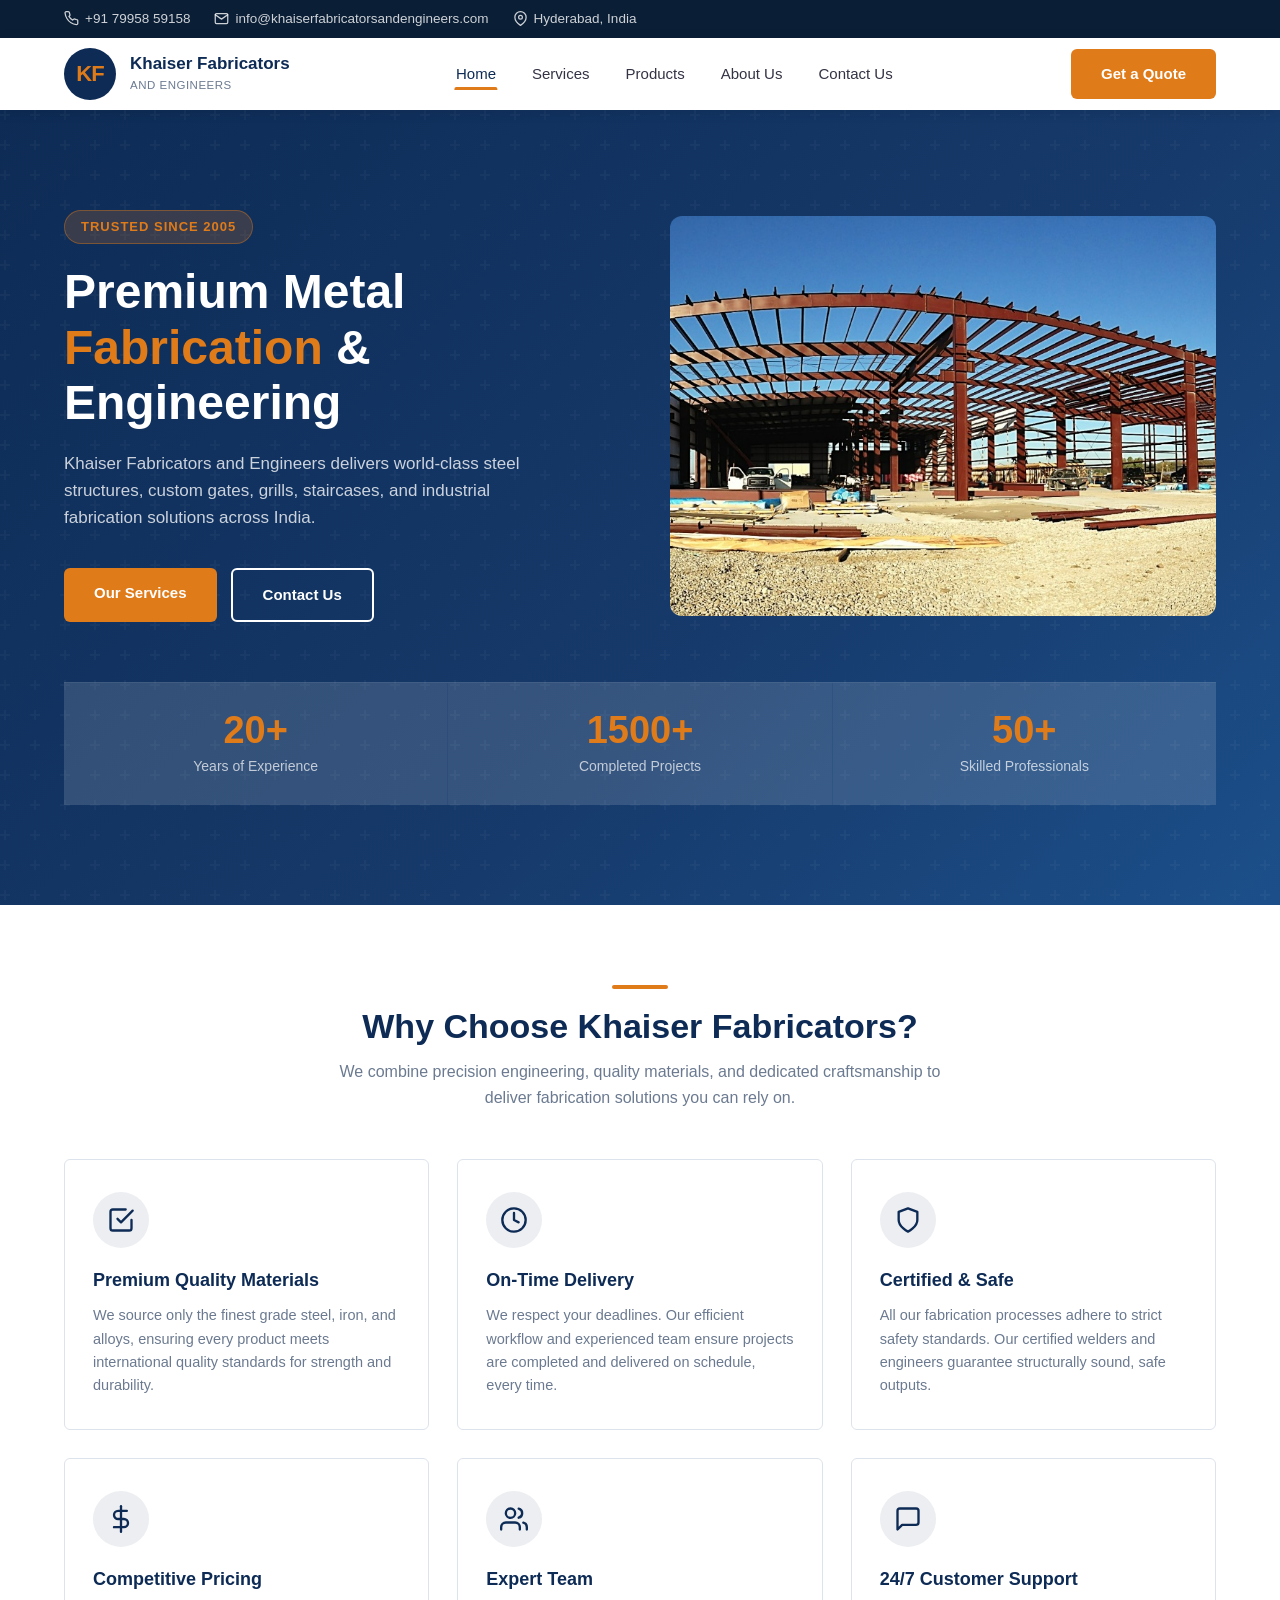
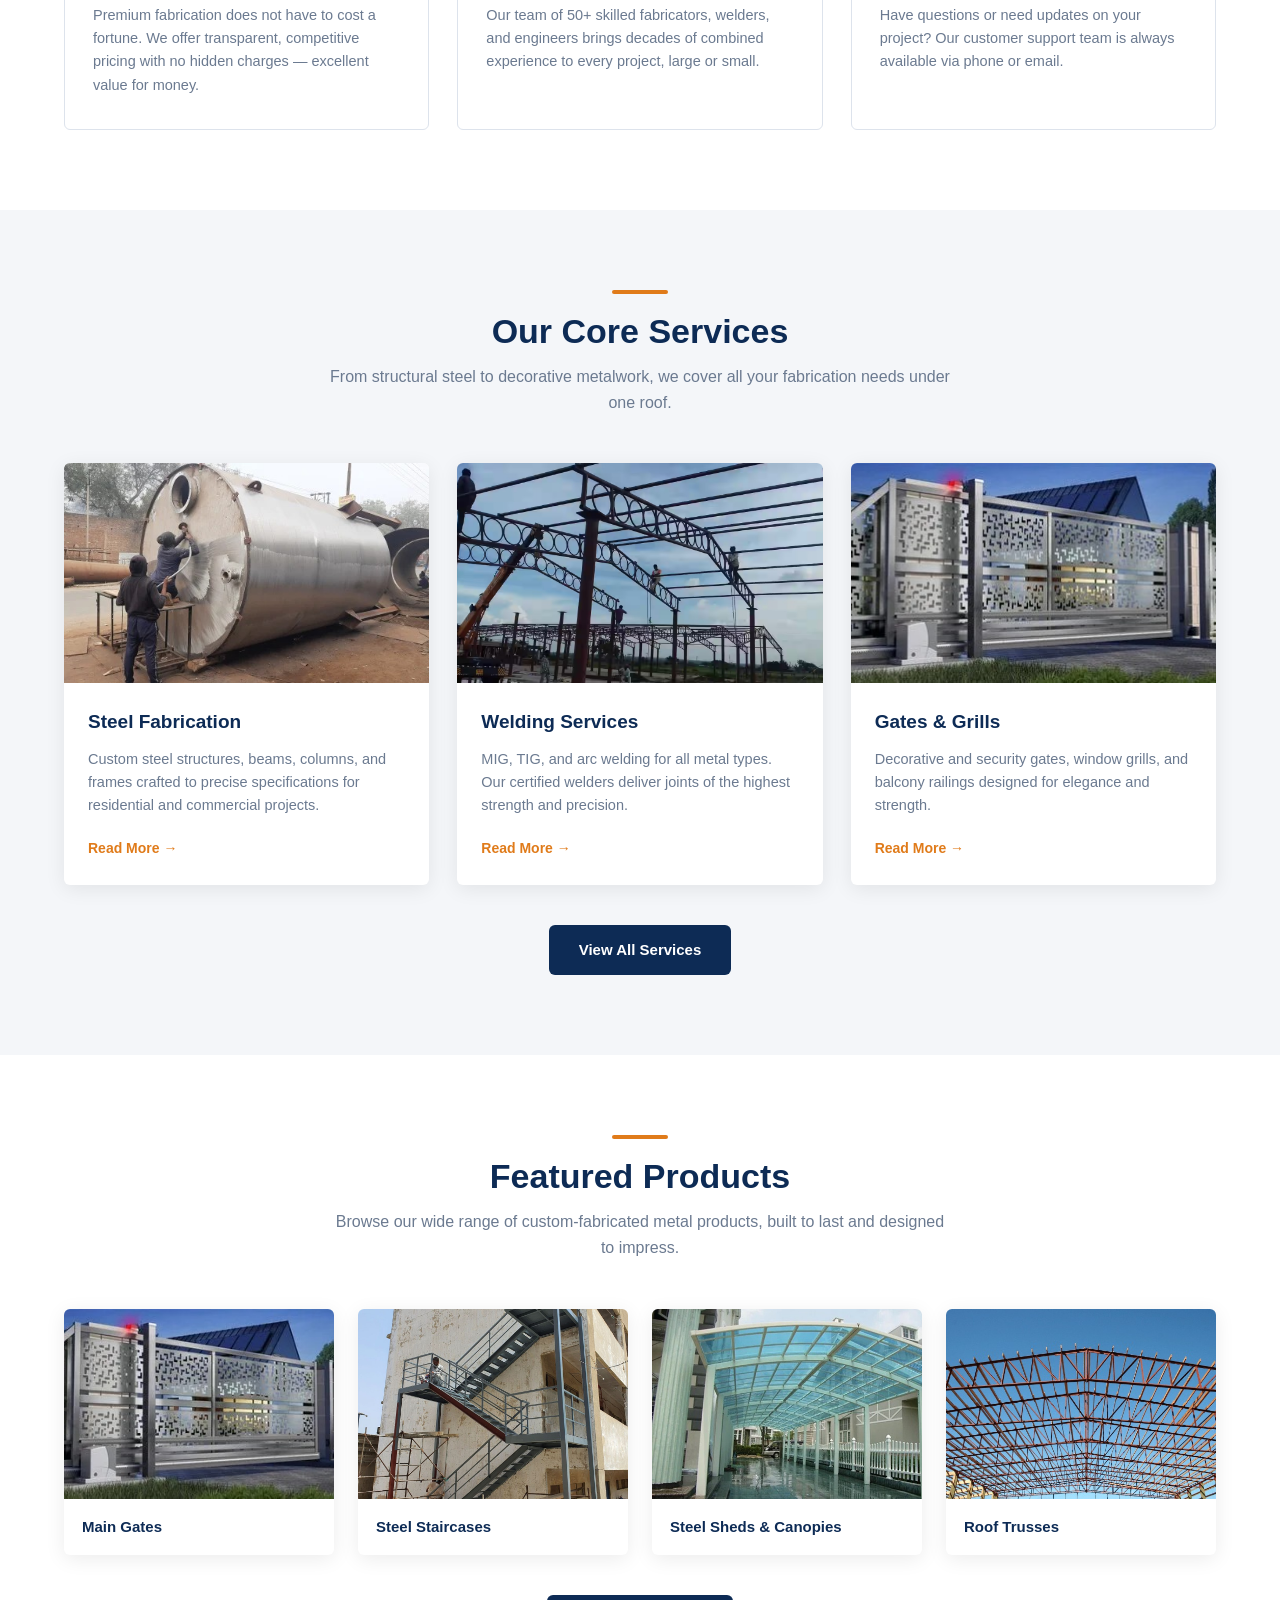
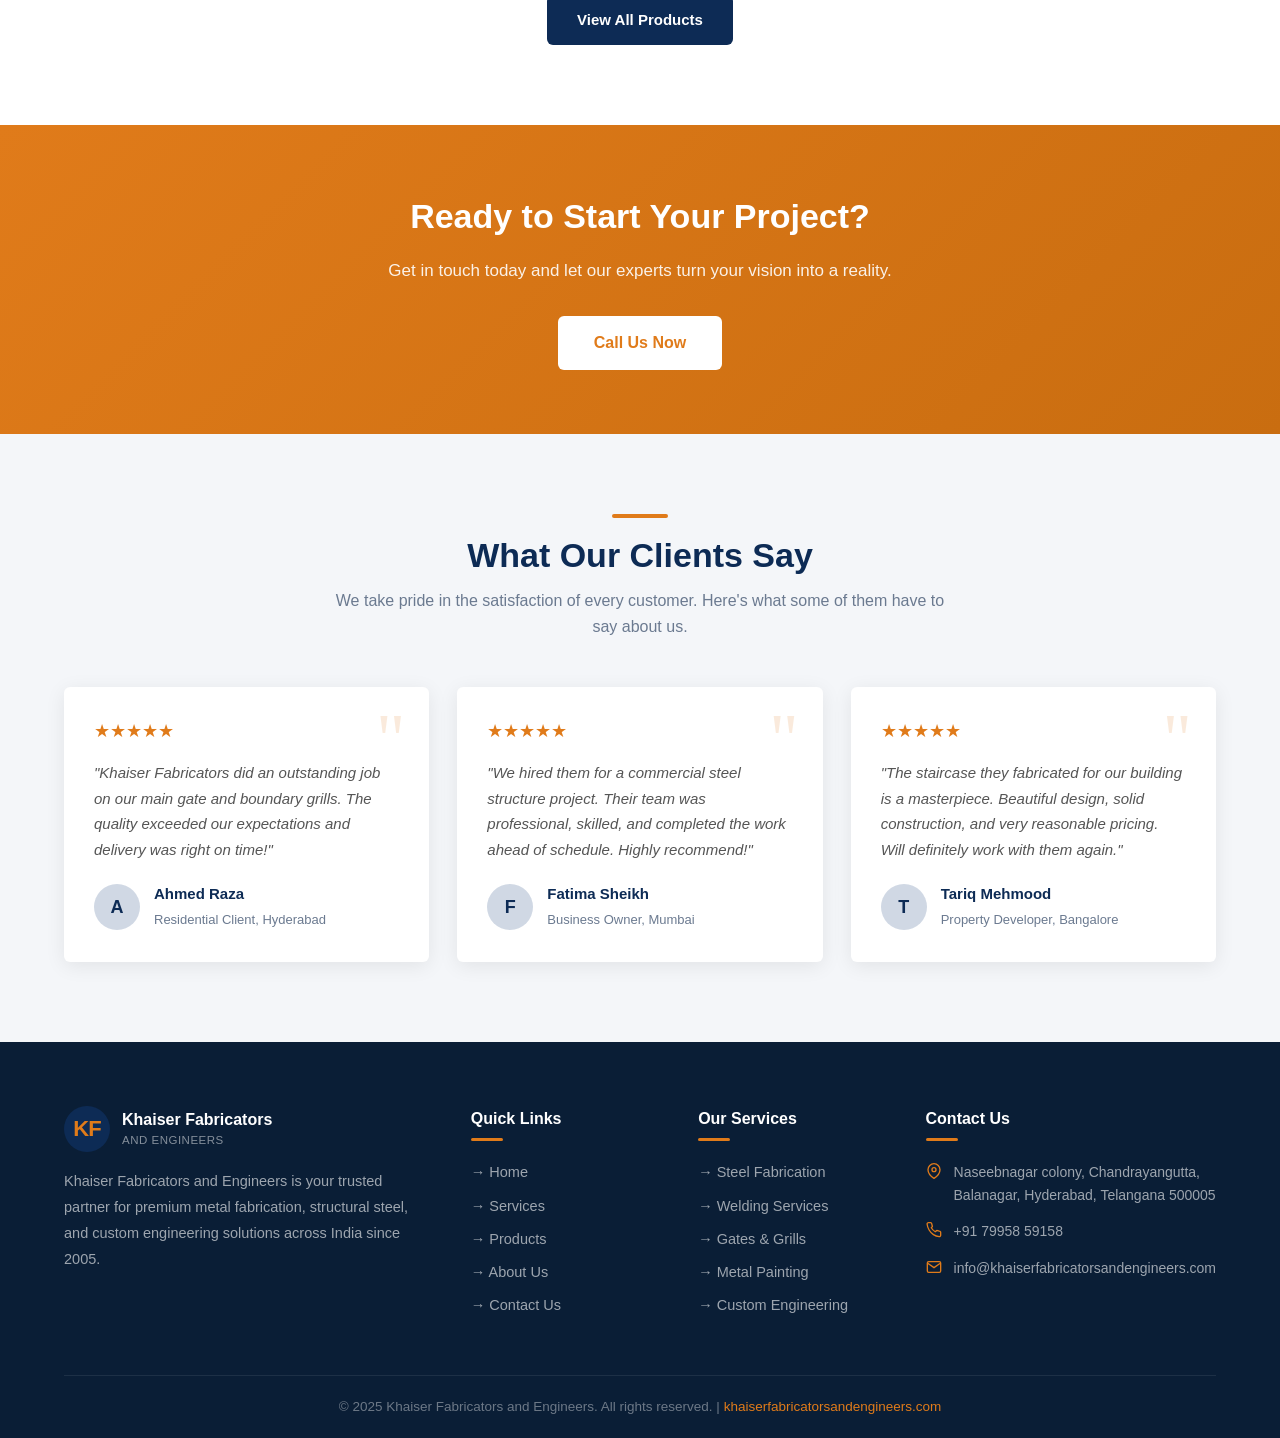
<file: index.html>
<!DOCTYPE html>
<html lang="en">
<head>
  <meta charset="UTF-8" />
  <meta name="viewport" content="width=device-width, initial-scale=1.0" />
  <title>Khaiser Fabricators and Engineers | Metal Fabrication Experts</title>
  <meta name="description" content="Khaiser Fabricators and Engineers — premium metal fabrication, steel structures, gates, grills, and custom engineering solutions." />
  <link rel="stylesheet" href="css/style.css" />
  <!-- Inline SVG icons — no external dependency -->
</head>
<body>

<!-- ===== TOP BAR ===== -->
<div class="top-bar">
  <div class="container">
    <div class="top-bar-contact">
      <a href="tel:+917995859158">
        <svg width="15" height="15" viewBox="0 0 24 24" fill="none" stroke="currentColor" stroke-width="2" stroke-linecap="round" stroke-linejoin="round"><path d="M22 16.92v3a2 2 0 0 1-2.18 2 19.79 19.79 0 0 1-8.63-3.07A19.5 19.5 0 0 1 4.69 12 19.79 19.79 0 0 1 1.71 3.35 2 2 0 0 1 3.68 1h3a2 2 0 0 1 2 1.72c.127.96.361 1.903.7 2.81a2 2 0 0 1-.45 2.11L7.91 8.65a16 16 0 0 0 6 6l1.27-1.27a2 2 0 0 1 2.11-.45c.907.339 1.85.573 2.81.7A2 2 0 0 1 22 15.92z"/></svg>
        +91 79958 59158
      </a>
      <a href="mailto:info@khaiserfabricatorsandengineers.com">
        <svg width="15" height="15" viewBox="0 0 24 24" fill="none" stroke="currentColor" stroke-width="2" stroke-linecap="round" stroke-linejoin="round"><path d="M4 4h16c1.1 0 2 .9 2 2v12c0 1.1-.9 2-2 2H4c-1.1 0-2-.9-2-2V6c0-1.1.9-2 2-2z"/><polyline points="22,6 12,13 2,6"/></svg>
        info@khaiserfabricatorsandengineers.com
      </a>
      <a href="#">
        <svg width="15" height="15" viewBox="0 0 24 24" fill="none" stroke="currentColor" stroke-width="2" stroke-linecap="round" stroke-linejoin="round"><path d="M21 10c0 7-9 13-9 13s-9-6-9-13a9 9 0 0 1 18 0z"/><circle cx="12" cy="10" r="3"/></svg>
        Hyderabad, India
      </a>
    </div>
  </div>
</div>

<!-- ===== HEADER ===== -->
<header>
  <nav class="navbar">
    <div class="container">
      <div class="nav-inner">
        <a href="index.html" class="logo">
          <div class="logo-icon"><span>KF</span></div>
          <div class="logo-text">
            <strong>Khaiser Fabricators</strong>
            <small>and Engineers</small>
          </div>
        </a>

        <ul class="nav-links">
          <li><a href="index.html" class="active">Home</a></li>
          <li><a href="services.html">Services</a></li>
          <li><a href="products.html">Products</a></li>
          <li><a href="about.html">About Us</a></li>
          <li><a href="contact.html">Contact Us</a></li>
        </ul>

        <div class="nav-cta">
          <a href="tel:+917995859158" class="btn btn-primary">Get a Quote</a>
        </div>

        <button class="hamburger" aria-label="Toggle menu">
          <span></span><span></span><span></span>
        </button>
      </div>
    </div>
  </nav>
</header>

<!-- ===== HERO ===== -->
<section class="hero">
  <div class="container">
    <div class="hero-grid">
      <div class="hero-content">
        <div class="hero-tag">Trusted Since 2005</div>
        <h1>Premium Metal <span>Fabrication</span> &amp; Engineering</h1>
        <p>Khaiser Fabricators and Engineers delivers world-class steel structures, custom gates, grills, staircases, and industrial fabrication solutions across India.</p>
        <div class="hero-buttons">
          <a href="services.html" class="btn btn-primary">Our Services</a>
          <a href="contact.html" class="btn btn-outline">Contact Us</a>
        </div>
      </div>
      <div class="hero-image" style="border-radius:12px;overflow:hidden;">
        <img src="images/steel-structure-erection-site.jpeg" alt="Large Scale Steel Structure Erection by Khaiser Fabricators" style="width:100%;height:100%;object-fit:cover;display:block;" />
      </div>
    </div>

    <div class="hero-stats">
      <div class="stat-item">
        <div class="stat-number">20+</div>
        <div class="stat-label">Years of Experience</div>
      </div>
      <div class="stat-item">
        <div class="stat-number">1500+</div>
        <div class="stat-label">Completed Projects</div>
      </div>
      <div class="stat-item">
        <div class="stat-number">50+</div>
        <div class="stat-label">Skilled Professionals</div>
      </div>
    </div>
  </div>
</section>

<!-- ===== WHY CHOOSE US ===== -->
<section class="section-pad">
  <div class="container">
    <div class="section-header centered">
      <div class="accent-bar"></div>
      <h2 class="section-title">Why Choose Khaiser Fabricators?</h2>
      <p class="section-subtitle">We combine precision engineering, quality materials, and dedicated craftsmanship to deliver fabrication solutions you can rely on.</p>
    </div>

    <div class="features-grid">
      <div class="feature-card">
        <div class="feature-icon">
          <svg width="28" height="28" viewBox="0 0 24 24" fill="none" stroke="currentColor" stroke-width="2" stroke-linecap="round" stroke-linejoin="round"><polyline points="9 11 12 14 22 4"/><path d="M21 12v7a2 2 0 0 1-2 2H5a2 2 0 0 1-2-2V5a2 2 0 0 1 2-2h11"/></polyline></svg>
        </div>
        <h3>Premium Quality Materials</h3>
        <p>We source only the finest grade steel, iron, and alloys, ensuring every product meets international quality standards for strength and durability.</p>
      </div>
      <div class="feature-card">
        <div class="feature-icon">
          <svg width="28" height="28" viewBox="0 0 24 24" fill="none" stroke="currentColor" stroke-width="2" stroke-linecap="round" stroke-linejoin="round"><circle cx="12" cy="12" r="10"/><polyline points="12 6 12 12 16 14"/></svg>
        </div>
        <h3>On-Time Delivery</h3>
        <p>We respect your deadlines. Our efficient workflow and experienced team ensure projects are completed and delivered on schedule, every time.</p>
      </div>
      <div class="feature-card">
        <div class="feature-icon">
          <svg width="28" height="28" viewBox="0 0 24 24" fill="none" stroke="currentColor" stroke-width="2" stroke-linecap="round" stroke-linejoin="round"><path d="M12 22s8-4 8-10V5l-8-3-8 3v7c0 6 8 10 8 10z"/></svg>
        </div>
        <h3>Certified &amp; Safe</h3>
        <p>All our fabrication processes adhere to strict safety standards. Our certified welders and engineers guarantee structurally sound, safe outputs.</p>
      </div>
      <div class="feature-card">
        <div class="feature-icon">
          <svg width="28" height="28" viewBox="0 0 24 24" fill="none" stroke="currentColor" stroke-width="2" stroke-linecap="round" stroke-linejoin="round"><line x1="12" y1="1" x2="12" y2="23"/><path d="M17 5H9.5a3.5 3.5 0 0 0 0 7h5a3.5 3.5 0 0 1 0 7H6"/></svg>
        </div>
        <h3>Competitive Pricing</h3>
        <p>Premium fabrication does not have to cost a fortune. We offer transparent, competitive pricing with no hidden charges — excellent value for money.</p>
      </div>
      <div class="feature-card">
        <div class="feature-icon">
          <svg width="28" height="28" viewBox="0 0 24 24" fill="none" stroke="currentColor" stroke-width="2" stroke-linecap="round" stroke-linejoin="round"><path d="M17 21v-2a4 4 0 0 0-4-4H5a4 4 0 0 0-4 4v2"/><circle cx="9" cy="7" r="4"/><path d="M23 21v-2a4 4 0 0 0-3-3.87"/><path d="M16 3.13a4 4 0 0 1 0 7.75"/></svg>
        </div>
        <h3>Expert Team</h3>
        <p>Our team of 50+ skilled fabricators, welders, and engineers brings decades of combined experience to every project, large or small.</p>
      </div>
      <div class="feature-card">
        <div class="feature-icon">
          <svg width="28" height="28" viewBox="0 0 24 24" fill="none" stroke="currentColor" stroke-width="2" stroke-linecap="round" stroke-linejoin="round"><path d="M21 15a2 2 0 0 1-2 2H7l-4 4V5a2 2 0 0 1 2-2h14a2 2 0 0 1 2 2z"/></svg>
        </div>
        <h3>24/7 Customer Support</h3>
        <p>Have questions or need updates on your project? Our customer support team is always available via phone or email.</p>
      </div>
    </div>
  </div>
</section>

<!-- ===== SERVICES PREVIEW ===== -->
<section class="section-pad" style="background: var(--light-bg);">
  <div class="container">
    <div class="section-header centered">
      <div class="accent-bar"></div>
      <h2 class="section-title">Our Core Services</h2>
      <p class="section-subtitle">From structural steel to decorative metalwork, we cover all your fabrication needs under one roof.</p>
    </div>

    <div class="services-grid">
      <div class="service-card">
        <div class="service-card-img">
          <img src="images/ss-tank-fabrication-grinding.jpeg" alt="Steel Fabrication in Progress" style="width:100%;height:100%;object-fit:cover;" />
        </div>
        <div class="service-card-body">
          <h3>Steel Fabrication</h3>
          <p>Custom steel structures, beams, columns, and frames crafted to precise specifications for residential and commercial projects.</p>
          <a href="services.html" class="read-more">Read More →</a>
        </div>
      </div>

      <div class="service-card">
        <div class="service-card-img">
          <img src="images/steel-truss-erection-workers-crane.jpeg" alt="Structural Steel Erection and Welding" style="width:100%;height:100%;object-fit:cover;" />
        </div>
        <div class="service-card-body">
          <h3>Welding Services</h3>
          <p>MIG, TIG, and arc welding for all metal types. Our certified welders deliver joints of the highest strength and precision.</p>
          <a href="services.html" class="read-more">Read More →</a>
        </div>
      </div>

      <div class="service-card">
        <div class="service-card-img">
          <img src="images/automatic-cantilever-gate-modern.jpeg" alt="Automatic Cantilever Gate and Grills" style="width:100%;height:100%;object-fit:cover;" />
        </div>
        <div class="service-card-body">
          <h3>Gates &amp; Grills</h3>
          <p>Decorative and security gates, window grills, and balcony railings designed for elegance and strength.</p>
          <a href="services.html" class="read-more">Read More →</a>
        </div>
      </div>
    </div>

    <div style="text-align:center; margin-top: 40px;">
      <a href="services.html" class="btn btn-dark">View All Services</a>
    </div>
  </div>
</section>

<!-- ===== PRODUCTS PREVIEW ===== -->
<section class="section-pad">
  <div class="container">
    <div class="section-header centered">
      <div class="accent-bar"></div>
      <h2 class="section-title">Featured Products</h2>
      <p class="section-subtitle">Browse our wide range of custom-fabricated metal products, built to last and designed to impress.</p>
    </div>

    <div class="products-grid">
      <div class="product-card">
        <div class="product-card-img">
          <img src="images/automatic-cantilever-gate-modern.jpeg" alt="Main Entrance Gates" style="width:100%;height:100%;object-fit:cover;" />
        </div>
        <div class="product-card-body"><h3>Main Gates</h3></div>
      </div>
      <div class="product-card">
        <div class="product-card-img">
          <img src="images/steel-staircase-external-building.jpeg" alt="Steel Staircases" style="width:100%;height:100%;object-fit:cover;" />
        </div>
        <div class="product-card-body"><h3>Steel Staircases</h3></div>
      </div>
      <div class="product-card">
        <div class="product-card-img">
          <img src="images/steel-canopy-polycarbonate-roof.jpeg" alt="Steel Sheds and Canopies" style="width:100%;height:100%;object-fit:cover;" />
        </div>
        <div class="product-card-body"><h3>Steel Sheds &amp; Canopies</h3></div>
      </div>
      <div class="product-card">
        <div class="product-card-img">
          <img src="images/steel-roof-truss-construction.jpeg" alt="Roof Trusses and Frames" style="width:100%;height:100%;object-fit:cover;" />
        </div>
        <div class="product-card-body"><h3>Roof Trusses</h3></div>
      </div>
    </div>

    <div style="text-align:center; margin-top: 40px;">
      <a href="products.html" class="btn btn-dark">View All Products</a>
    </div>
  </div>
</section>

<!-- ===== CTA BANNER ===== -->
<section class="cta-banner">
  <div class="container">
    <h2>Ready to Start Your Project?</h2>
    <p>Get in touch today and let our experts turn your vision into a reality.</p>
    <a href="tel:+917995859158" class="btn">
      Call Us Now
    </a>
  </div>
</section>

<!-- ===== TESTIMONIALS ===== -->
<section class="section-pad testimonials">
  <div class="container">
    <div class="section-header centered">
      <div class="accent-bar"></div>
      <h2 class="section-title">What Our Clients Say</h2>
      <p class="section-subtitle">We take pride in the satisfaction of every customer. Here's what some of them have to say about us.</p>
    </div>

    <div class="testimonials-grid">
      <div class="testimonial-card">
        <div class="stars">★★★★★</div>
        <p>"Khaiser Fabricators did an outstanding job on our main gate and boundary grills. The quality exceeded our expectations and delivery was right on time!"</p>
        <div class="testimonial-author">
          <div class="author-avatar">A</div>
          <div class="author-info">
            <strong>Ahmed Raza</strong>
            <span>Residential Client, Hyderabad</span>
          </div>
        </div>
      </div>

      <div class="testimonial-card">
        <div class="stars">★★★★★</div>
        <p>"We hired them for a commercial steel structure project. Their team was professional, skilled, and completed the work ahead of schedule. Highly recommend!"</p>
        <div class="testimonial-author">
          <div class="author-avatar">F</div>
          <div class="author-info">
            <strong>Fatima Sheikh</strong>
            <span>Business Owner, Mumbai</span>
          </div>
        </div>
      </div>

      <div class="testimonial-card">
        <div class="stars">★★★★★</div>
        <p>"The staircase they fabricated for our building is a masterpiece. Beautiful design, solid construction, and very reasonable pricing. Will definitely work with them again."</p>
        <div class="testimonial-author">
          <div class="author-avatar">T</div>
          <div class="author-info">
            <strong>Tariq Mehmood</strong>
            <span>Property Developer, Bangalore</span>
          </div>
        </div>
      </div>
    </div>
  </div>
</section>

<!-- ===== FOOTER ===== -->
<footer>
  <div class="container">
    <div class="footer-grid">
      <div class="footer-col footer-about">
        <div class="footer-logo">
          <div class="logo-icon"><span>KF</span></div>
          <div class="logo-text">
            <strong>Khaiser Fabricators</strong>
            <small>and Engineers</small>
          </div>
        </div>
        <p>Khaiser Fabricators and Engineers is your trusted partner for premium metal fabrication, structural steel, and custom engineering solutions across India since 2005.</p>
      </div>

      <div class="footer-col">
        <h4>Quick Links</h4>
        <ul class="footer-links">
          <li><a href="index.html">→ Home</a></li>
          <li><a href="services.html">→ Services</a></li>
          <li><a href="products.html">→ Products</a></li>
          <li><a href="about.html">→ About Us</a></li>
          <li><a href="contact.html">→ Contact Us</a></li>
        </ul>
      </div>

      <div class="footer-col">
        <h4>Our Services</h4>
        <ul class="footer-links">
          <li><a href="services.html">→ Steel Fabrication</a></li>
          <li><a href="services.html">→ Welding Services</a></li>
          <li><a href="services.html">→ Gates &amp; Grills</a></li>
          <li><a href="services.html">→ Metal Painting</a></li>
          <li><a href="services.html">→ Custom Engineering</a></li>
        </ul>
      </div>

      <div class="footer-col">
        <h4>Contact Us</h4>
        <ul class="contact-list">
          <li>
            <svg width="16" height="16" viewBox="0 0 24 24" fill="none" stroke="currentColor" stroke-width="2"><path d="M21 10c0 7-9 13-9 13s-9-6-9-13a9 9 0 0 1 18 0z"/><circle cx="12" cy="10" r="3"/></svg>
            <span>Naseebnagar colony, Chandrayangutta, Balanagar, Hyderabad, Telangana 500005</span>
          </li>
          <li>
            <svg width="16" height="16" viewBox="0 0 24 24" fill="none" stroke="currentColor" stroke-width="2"><path d="M22 16.92v3a2 2 0 0 1-2.18 2 19.79 19.79 0 0 1-8.63-3.07A19.5 19.5 0 0 1 4.69 12 19.79 19.79 0 0 1 1.71 3.35 2 2 0 0 1 3.68 1h3a2 2 0 0 1 2 1.72c.127.96.361 1.903.7 2.81a2 2 0 0 1-.45 2.11L7.91 8.65a16 16 0 0 0 6 6l1.27-1.27a2 2 0 0 1 2.11-.45c.907.339 1.85.573 2.81.7A2 2 0 0 1 22 15.92z"/></svg>
            <span>+91 79958 59158</span>
          </li>
          <li>
            <svg width="16" height="16" viewBox="0 0 24 24" fill="none" stroke="currentColor" stroke-width="2"><path d="M4 4h16c1.1 0 2 .9 2 2v12c0 1.1-.9 2-2 2H4c-1.1 0-2-.9-2-2V6c0-1.1.9-2 2-2z"/><polyline points="22,6 12,13 2,6"/></svg>
            <span>info@khaiserfabricatorsandengineers.com</span>
          </li>
        </ul>
      </div>
    </div>

    <div class="footer-bottom">
      <p>&copy; 2025 Khaiser Fabricators and Engineers. All rights reserved. | <a href="contact.html">khaiserfabricatorsandengineers.com</a></p>
    </div>
  </div>
</footer>

<script src="js/main.js"></script>
</body>
</html>
</file>
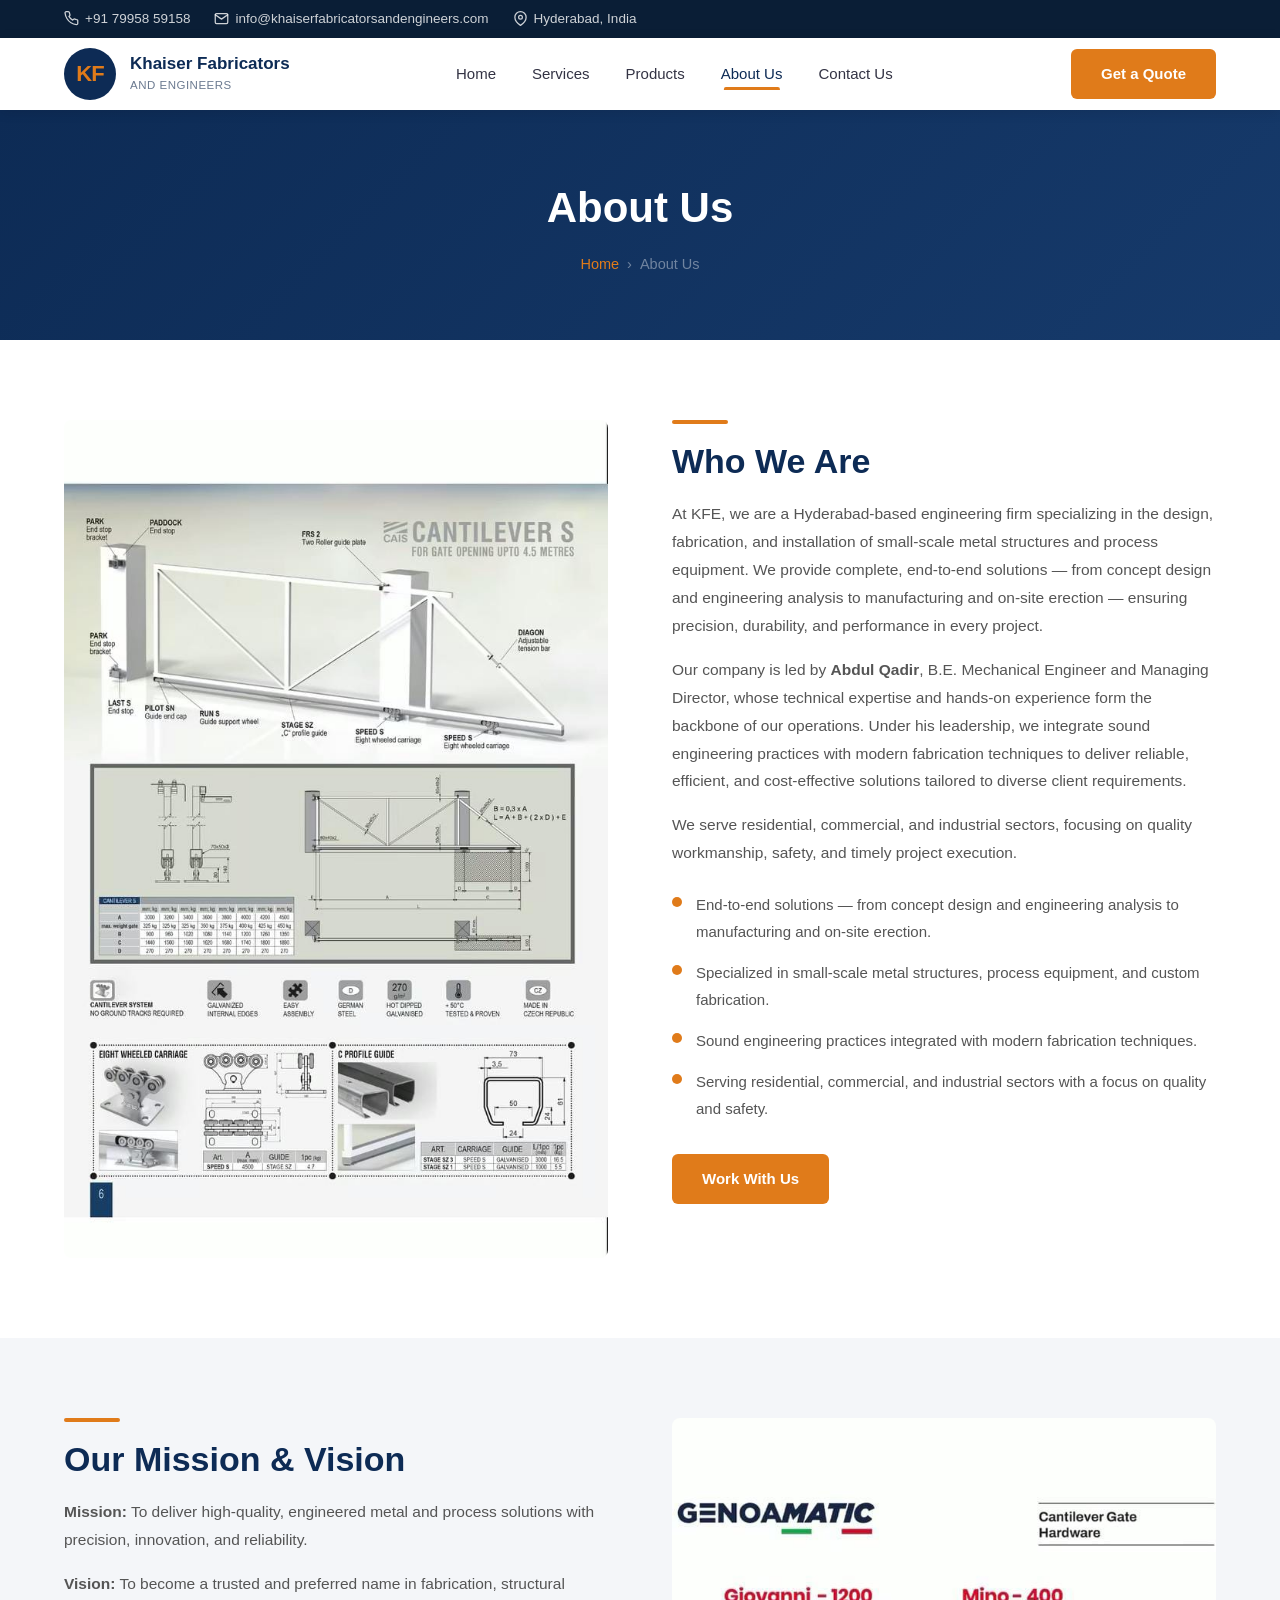
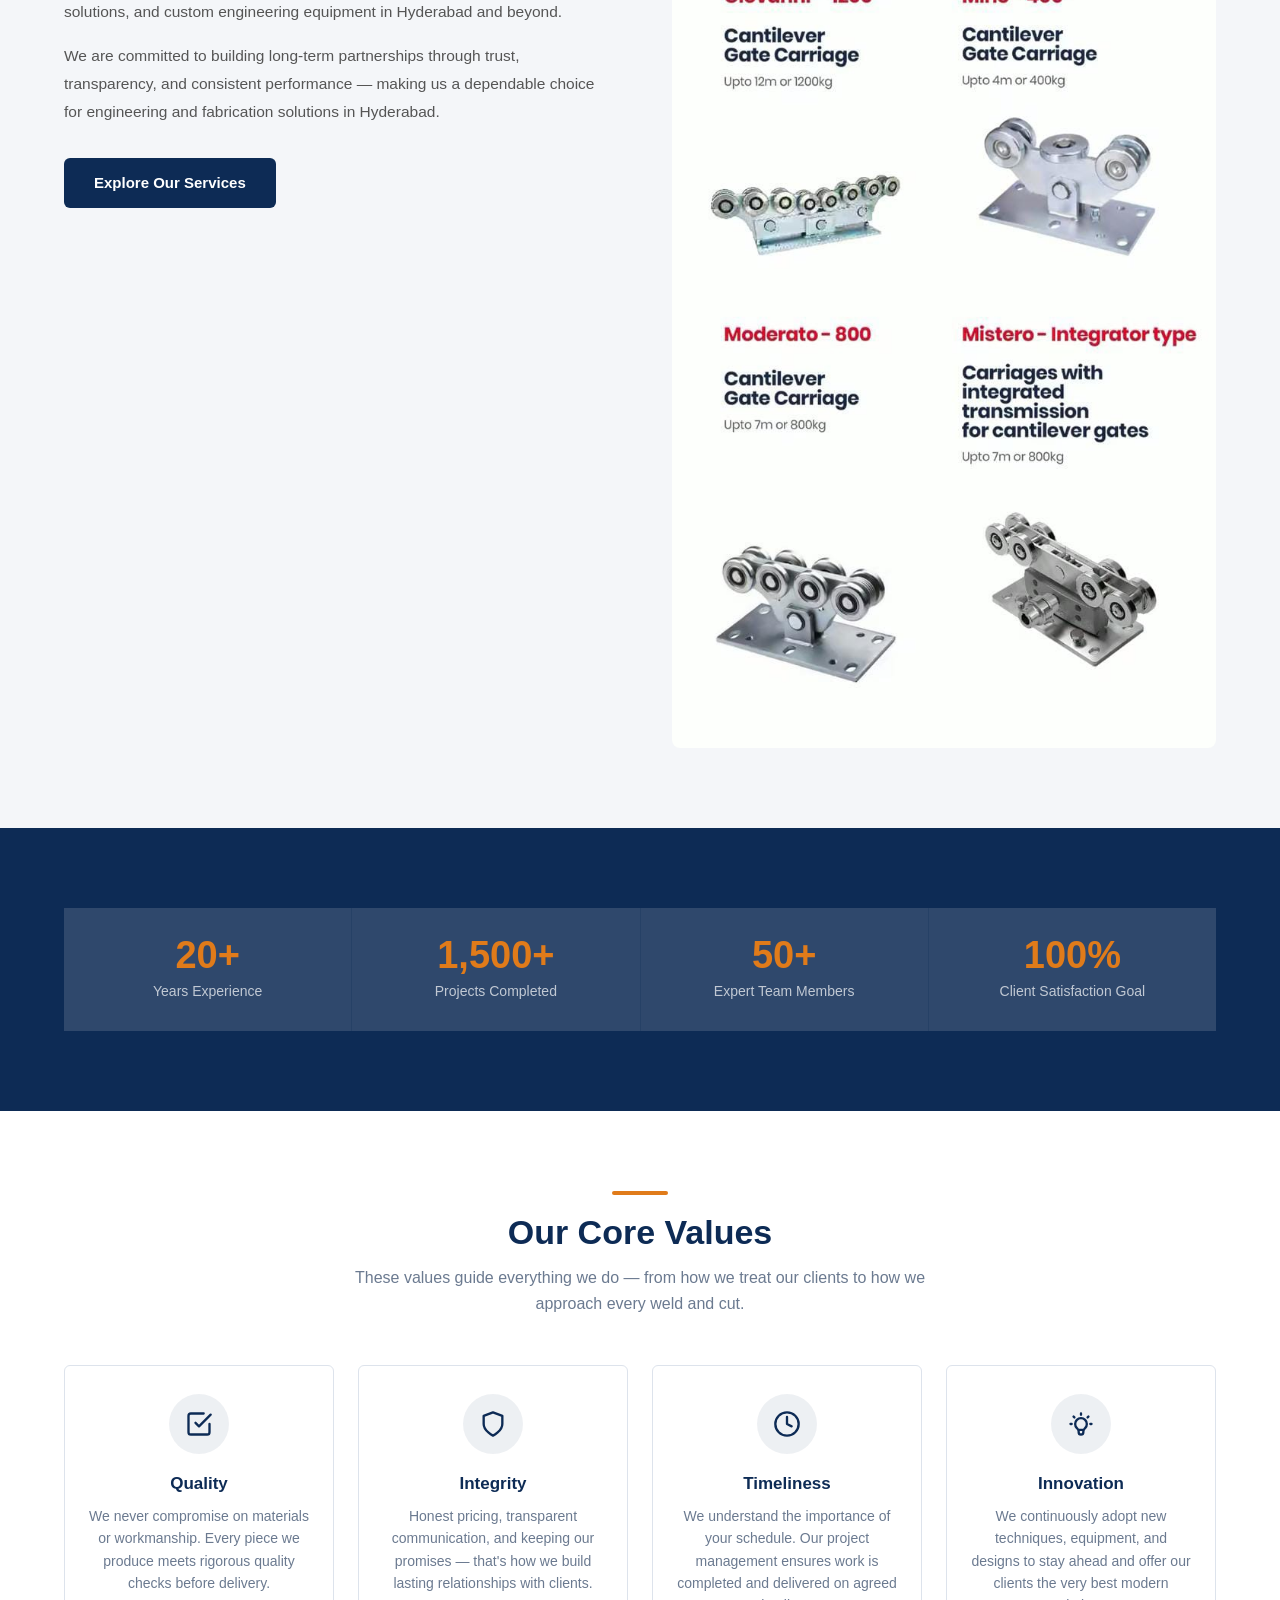
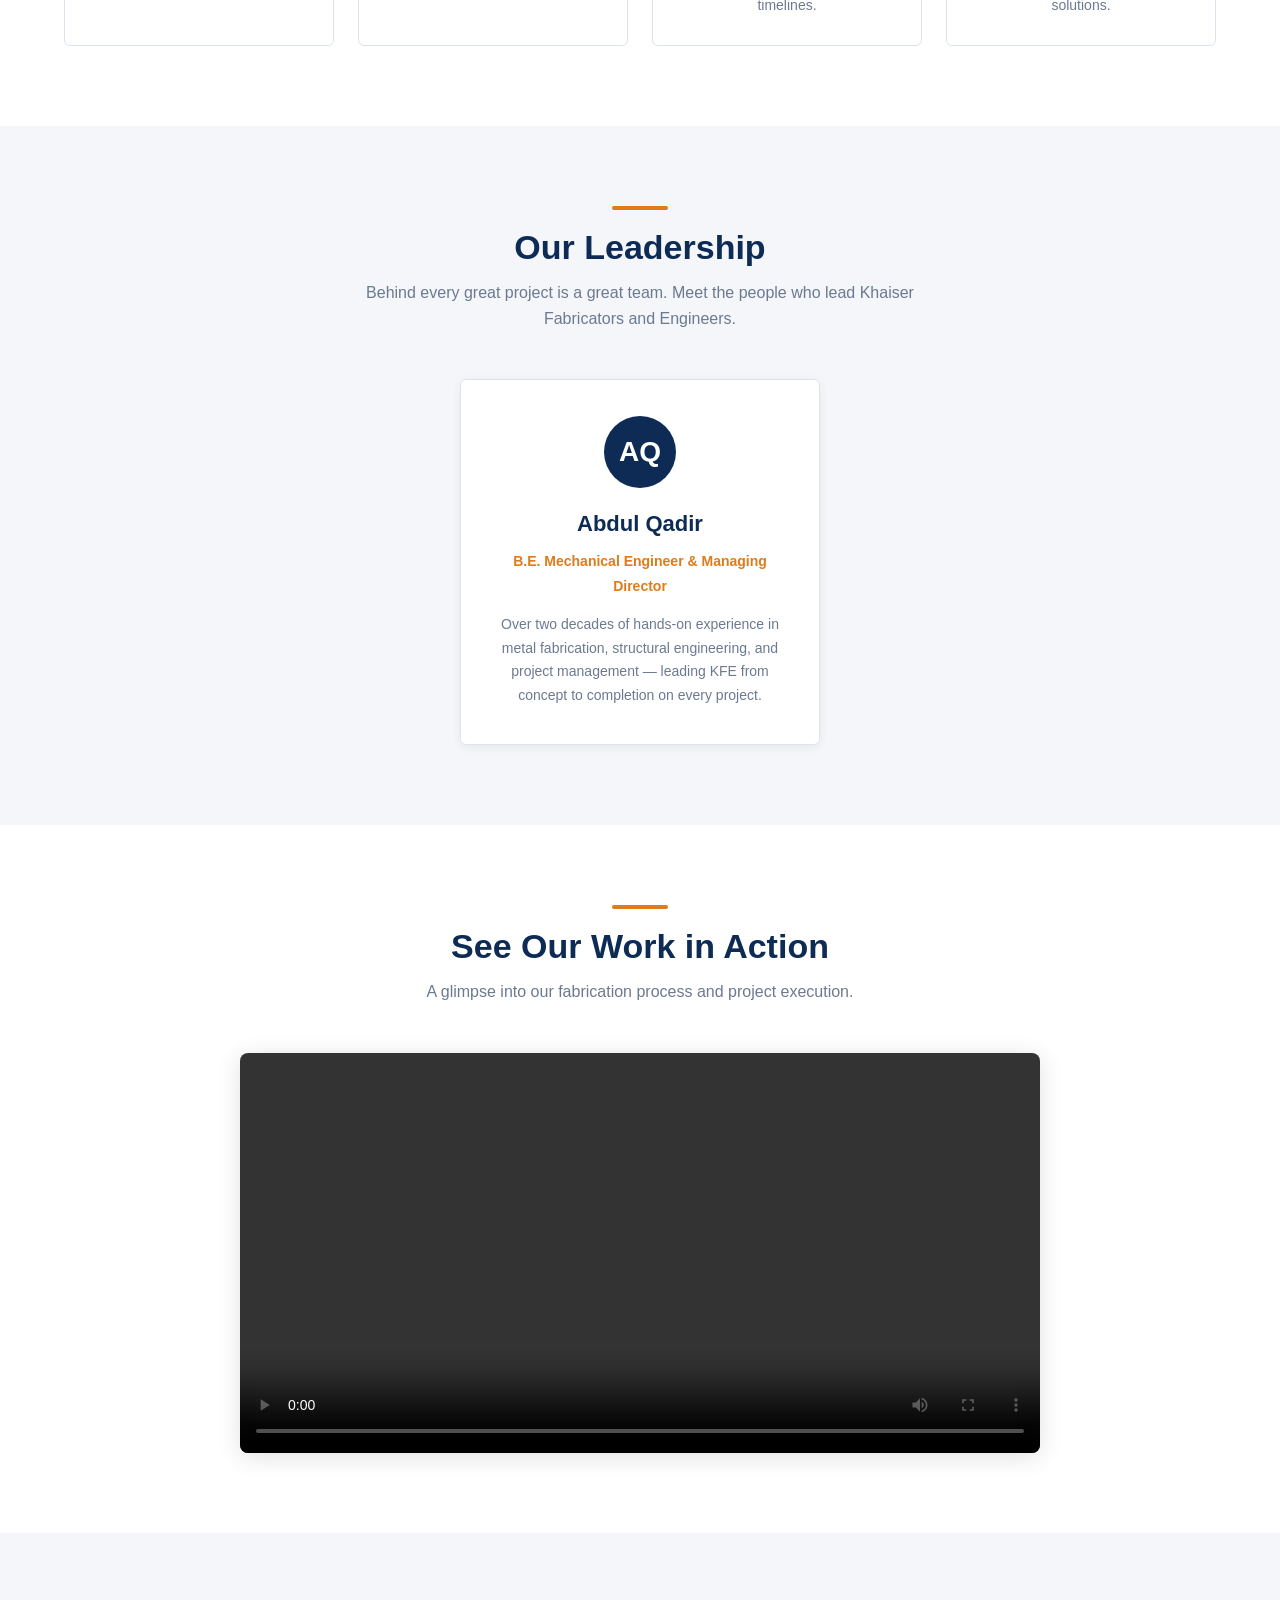
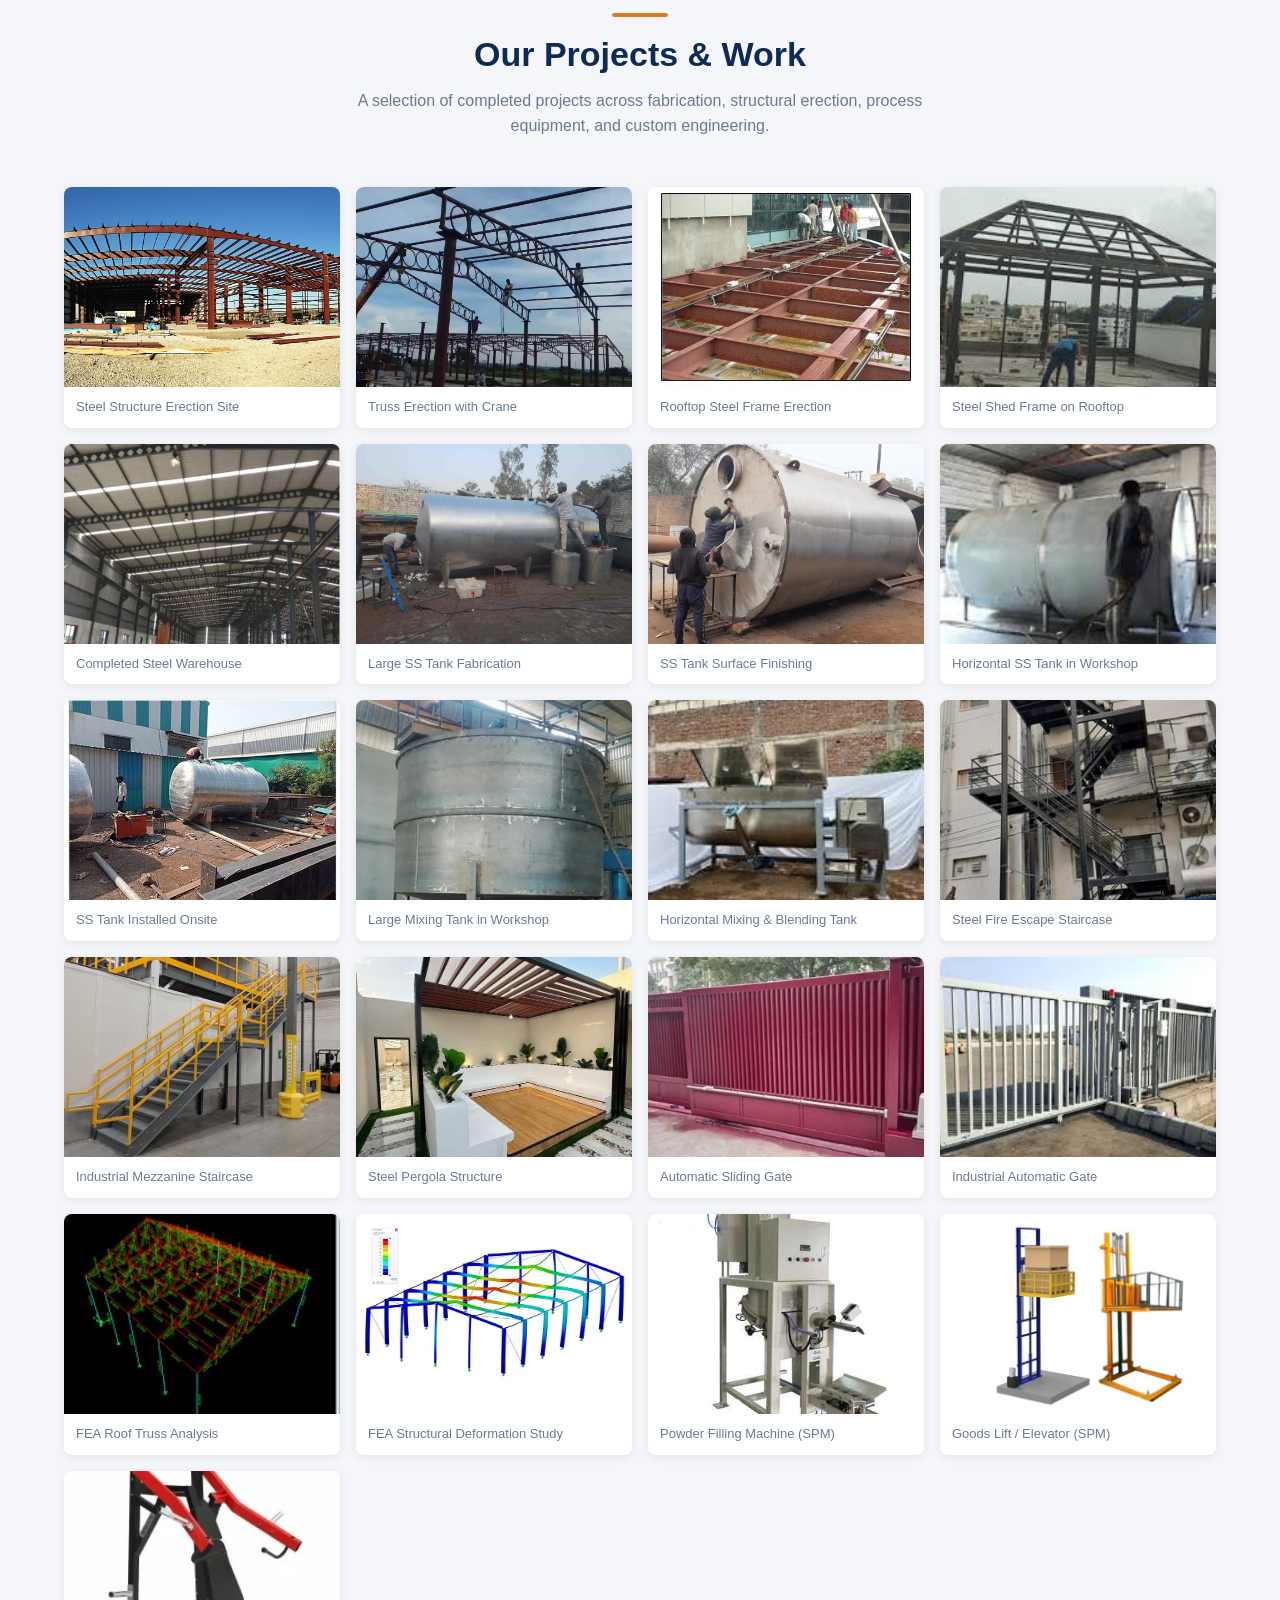
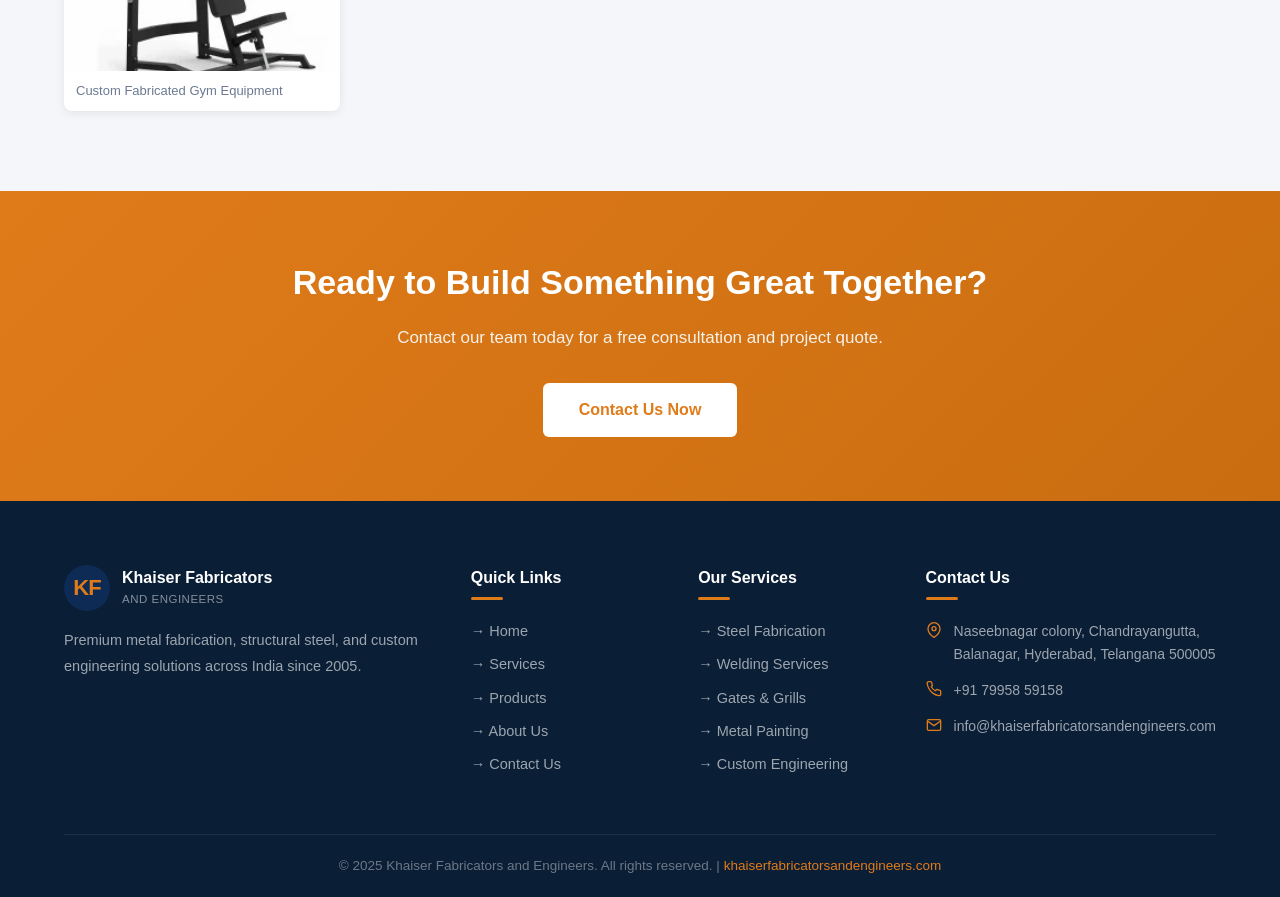
<file: about.html>
<!DOCTYPE html>
<html lang="en">
<head>
  <meta charset="UTF-8" />
  <meta name="viewport" content="width=device-width, initial-scale=1.0" />
  <title>About Us | Khaiser Fabricators and Engineers</title>
  <meta name="description" content="Learn about Khaiser Fabricators and Engineers — our history, mission, values, and the expert team behind India's trusted metal fabrication company." />
  <link rel="stylesheet" href="css/style.css" />
</head>
<body>

<!-- ===== TOP BAR ===== -->
<div class="top-bar">
  <div class="container">
    <div class="top-bar-contact">
      <a href="tel:+917995859158">
        <svg width="15" height="15" viewBox="0 0 24 24" fill="none" stroke="currentColor" stroke-width="2" stroke-linecap="round" stroke-linejoin="round"><path d="M22 16.92v3a2 2 0 0 1-2.18 2 19.79 19.79 0 0 1-8.63-3.07A19.5 19.5 0 0 1 4.69 12 19.79 19.79 0 0 1 1.71 3.35 2 2 0 0 1 3.68 1h3a2 2 0 0 1 2 1.72c.127.96.361 1.903.7 2.81a2 2 0 0 1-.45 2.11L7.91 8.65a16 16 0 0 0 6 6l1.27-1.27a2 2 0 0 1 2.11-.45c.907.339 1.85.573 2.81.7A2 2 0 0 1 22 15.92z"/></svg>
        +91 79958 59158
      </a>
      <a href="mailto:info@khaiserfabricatorsandengineers.com">
        <svg width="15" height="15" viewBox="0 0 24 24" fill="none" stroke="currentColor" stroke-width="2" stroke-linecap="round" stroke-linejoin="round"><path d="M4 4h16c1.1 0 2 .9 2 2v12c0 1.1-.9 2-2 2H4c-1.1 0-2-.9-2-2V6c0-1.1.9-2 2-2z"/><polyline points="22,6 12,13 2,6"/></svg>
        info@khaiserfabricatorsandengineers.com
      </a>
      <a href="#">
        <svg width="15" height="15" viewBox="0 0 24 24" fill="none" stroke="currentColor" stroke-width="2" stroke-linecap="round" stroke-linejoin="round"><path d="M21 10c0 7-9 13-9 13s-9-6-9-13a9 9 0 0 1 18 0z"/><circle cx="12" cy="10" r="3"/></svg>
        Hyderabad, India
      </a>
    </div>
    <div class="top-bar-social">
    </div>
  </div>
</div>

<!-- ===== HEADER ===== -->
<header>
  <nav class="navbar">
    <div class="container">
      <div class="nav-inner">
        <a href="index.html" class="logo">
          <div class="logo-icon"><span>KF</span></div>
          <div class="logo-text">
            <strong>Khaiser Fabricators</strong>
            <small>and Engineers</small>
          </div>
        </a>
        <ul class="nav-links">
          <li><a href="index.html">Home</a></li>
          <li><a href="services.html">Services</a></li>
          <li><a href="products.html">Products</a></li>
          <li><a href="about.html" class="active">About Us</a></li>
          <li><a href="contact.html">Contact Us</a></li>
        </ul>
        <div class="nav-cta">
          <a href="tel:+917995859158" class="btn btn-primary">Get a Quote</a>
        </div>
        <button class="hamburger" aria-label="Toggle menu"><span></span><span></span><span></span></button>
      </div>
    </div>
  </nav>
</header>

<!-- ===== PAGE BANNER ===== -->
<section class="page-banner">
  <div class="container">
    <h1>About Us</h1>
    <div class="breadcrumb">
      <a href="index.html">Home</a>
      <span>›</span>
      <span>About Us</span>
    </div>
  </div>
</section>

<!-- ===== WHO WE ARE ===== -->
<section class="section-pad">
  <div class="container">
    <div class="about-grid">
      <div class="about-img">
        <img src="images/cantilever-gate-system.jpg" alt="KFE Cantilever Gate Engineering" style="width:100%;height:auto;display:block;border-radius:8px;" />
      </div>
      <div class="about-content">
        <div class="accent-bar"></div>
        <h2 class="section-title">Who We Are</h2>
        <p>At KFE, we are a Hyderabad-based engineering firm specializing in the design, fabrication, and installation of small-scale metal structures and process equipment. We provide complete, end-to-end solutions — from concept design and engineering analysis to manufacturing and on-site erection — ensuring precision, durability, and performance in every project.</p>
        <p>Our company is led by <strong>Abdul Qadir</strong>, B.E. Mechanical Engineer and Managing Director, whose technical expertise and hands-on experience form the backbone of our operations. Under his leadership, we integrate sound engineering practices with modern fabrication techniques to deliver reliable, efficient, and cost-effective solutions tailored to diverse client requirements.</p>
        <p>We serve residential, commercial, and industrial sectors, focusing on quality workmanship, safety, and timely project execution.</p>
        <div class="about-highlights">
          <div class="highlight-item">
            <div class="highlight-dot"></div>
            <p>End-to-end solutions — from concept design and engineering analysis to manufacturing and on-site erection.</p>
          </div>
          <div class="highlight-item">
            <div class="highlight-dot"></div>
            <p>Specialized in small-scale metal structures, process equipment, and custom fabrication.</p>
          </div>
          <div class="highlight-item">
            <div class="highlight-dot"></div>
            <p>Sound engineering practices integrated with modern fabrication techniques.</p>
          </div>
          <div class="highlight-item">
            <div class="highlight-dot"></div>
            <p>Serving residential, commercial, and industrial sectors with a focus on quality and safety.</p>
          </div>
        </div>
        <a href="contact.html" class="btn btn-primary" style="margin-top: 8px;">Work With Us</a>
      </div>
    </div>
  </div>
</section>

<!-- ===== MISSION & VISION ===== -->
<section class="section-pad" style="background: var(--light-bg);">
  <div class="container">
    <div class="about-grid">
      <div class="about-content">
        <div class="accent-bar"></div>
        <h2 class="section-title">Our Mission &amp; Vision</h2>
        <p><strong>Mission:</strong> To deliver high-quality, engineered metal and process solutions with precision, innovation, and reliability.</p>
        <p><strong>Vision:</strong> To become a trusted and preferred name in fabrication, structural solutions, and custom engineering equipment in Hyderabad and beyond.</p>
        <p>We are committed to building long-term partnerships through trust, transparency, and consistent performance — making us a dependable choice for engineering and fabrication solutions in Hyderabad.</p>
        <a href="services.html" class="btn btn-dark" style="margin-top: 16px;">Explore Our Services</a>
      </div>
      <div class="about-img">
        <img src="images/cantilever-gate-hardware.jpg" alt="KFE Gate Hardware Solutions" style="width:100%;height:auto;display:block;border-radius:8px;" />
      </div>
    </div>
  </div>
</section>

<!-- ===== STATS ===== -->
<section class="section-pad" style="background: var(--primary);">
  <div class="container">
    <div style="display: grid; grid-template-columns: repeat(4,1fr); gap: 1px; background: rgba(255,255,255,0.1);">
      <div class="stat-item">
        <div class="stat-number">20+</div>
        <div class="stat-label">Years Experience</div>
      </div>
      <div class="stat-item">
        <div class="stat-number">1,500+</div>
        <div class="stat-label">Projects Completed</div>
      </div>
      <div class="stat-item">
        <div class="stat-number">50+</div>
        <div class="stat-label">Expert Team Members</div>
      </div>
      <div class="stat-item">
        <div class="stat-number">100%</div>
        <div class="stat-label">Client Satisfaction Goal</div>
      </div>
    </div>
  </div>
</section>

<!-- ===== CORE VALUES ===== -->
<section class="section-pad">
  <div class="container">
    <div class="section-header centered">
      <div class="accent-bar"></div>
      <h2 class="section-title">Our Core Values</h2>
      <p class="section-subtitle">These values guide everything we do — from how we treat our clients to how we approach every weld and cut.</p>
    </div>

    <div class="values-grid">
      <div class="value-card">
        <div class="value-icon">
          <svg width="28" height="28" viewBox="0 0 24 24" fill="none" stroke="var(--primary)" stroke-width="2" stroke-linecap="round" stroke-linejoin="round"><polyline points="9 11 12 14 22 4"/><path d="M21 12v7a2 2 0 0 1-2 2H5a2 2 0 0 1-2-2V5a2 2 0 0 1 2-2h11"/></svg>
        </div>
        <h3>Quality</h3>
        <p>We never compromise on materials or workmanship. Every piece we produce meets rigorous quality checks before delivery.</p>
      </div>
      <div class="value-card">
        <div class="value-icon">
          <svg width="28" height="28" viewBox="0 0 24 24" fill="none" stroke="var(--primary)" stroke-width="2" stroke-linecap="round" stroke-linejoin="round"><path d="M12 22s8-4 8-10V5l-8-3-8 3v7c0 6 8 10 8 10z"/></svg>
        </div>
        <h3>Integrity</h3>
        <p>Honest pricing, transparent communication, and keeping our promises — that's how we build lasting relationships with clients.</p>
      </div>
      <div class="value-card">
        <div class="value-icon">
          <svg width="28" height="28" viewBox="0 0 24 24" fill="none" stroke="var(--primary)" stroke-width="2" stroke-linecap="round" stroke-linejoin="round"><circle cx="12" cy="12" r="10"/><polyline points="12 6 12 12 16 14"/></svg>
        </div>
        <h3>Timeliness</h3>
        <p>We understand the importance of your schedule. Our project management ensures work is completed and delivered on agreed timelines.</p>
      </div>
      <div class="value-card">
        <div class="value-icon">
          <svg width="28" height="28" viewBox="0 0 24 24" fill="none" stroke="var(--primary)" stroke-width="2" stroke-linecap="round" stroke-linejoin="round"><path d="M9.663 17h4.673M12 3v1m6.364 1.636l-.707.707M21 12h-1M4 12H3m3.343-5.657l-.707-.707m2.828 9.9a5 5 0 1 1 7.072 0l-.548.547A3.374 3.374 0 0 0 14 18.469V19a2 2 0 1 1-4 0v-.531c0-.895-.356-1.754-.988-2.386l-.548-.547z"/></svg>
        </div>
        <h3>Innovation</h3>
        <p>We continuously adopt new techniques, equipment, and designs to stay ahead and offer our clients the very best modern solutions.</p>
      </div>
    </div>
  </div>
</section>

<!-- ===== TEAM ===== -->
<section class="section-pad" style="background: var(--light-bg);">
  <div class="container">
    <div class="section-header centered">
      <div class="accent-bar"></div>
      <h2 class="section-title">Our Leadership</h2>
      <p class="section-subtitle">Behind every great project is a great team. Meet the people who lead Khaiser Fabricators and Engineers.</p>
    </div>

    <div style="display:flex;justify-content:center;">
      <div style="max-width:360px;text-align:center;background:var(--white);border:1px solid var(--border);border-radius:var(--radius);padding:36px 40px;box-shadow:0 2px 12px rgba(0,0,0,0.06);">
        <div style="width:72px;height:72px;border-radius:50%;background:var(--primary);display:flex;align-items:center;justify-content:center;margin:0 auto 18px;">
          <span style="font-size:28px;font-weight:800;color:#fff;">AQ</span>
        </div>
        <h3 style="font-size:22px;font-weight:700;color:var(--primary);margin-bottom:6px;">Abdul Qadir</h3>
        <span style="font-size:14px;color:var(--accent);font-weight:600;">B.E. Mechanical Engineer &amp; Managing Director</span>
        <p style="margin-top:14px;font-size:14px;color:var(--text-muted);line-height:1.7;">Over two decades of hands-on experience in metal fabrication, structural engineering, and project management — leading KFE from concept to completion on every project.</p>
      </div>
    </div>
  </div>
</section>

<!-- ===== WORK SHOWCASE VIDEO ===== -->
<section class="section-pad">
  <div class="container">
    <div class="section-header centered">
      <div class="accent-bar"></div>
      <h2 class="section-title">See Our Work in Action</h2>
      <p class="section-subtitle">A glimpse into our fabrication process and project execution.</p>
    </div>
    <div style="max-width:800px;margin:0 auto;border-radius:8px;overflow:hidden;box-shadow:0 4px 24px rgba(0,0,0,0.12);">
      <video controls style="width:100%;display:block;" preload="metadata">
        <source src="media/fabrication-work.mp4" type="video/mp4">
        Your browser does not support the video tag.
      </video>
    </div>
  </div>
</section>

<!-- ===== PROJECT GALLERY ===== -->
<section class="section-pad" style="background: var(--light-bg);">
  <div class="container">
    <div class="section-header centered">
      <div class="accent-bar"></div>
      <h2 class="section-title">Our Projects &amp; Work</h2>
      <p class="section-subtitle">A selection of completed projects across fabrication, structural erection, process equipment, and custom engineering.</p>
    </div>
    <div style="display:grid;grid-template-columns:repeat(4,1fr);gap:16px;">
      <div style="border-radius:8px;overflow:hidden;background:#fff;box-shadow:0 2px 10px rgba(0,0,0,0.08);">
        <img src="images/steel-structure-erection-site.jpeg" alt="Steel Structure Erection Site" style="width:100%;height:200px;object-fit:cover;display:block;" />
        <p style="padding:10px 12px;font-size:13px;color:var(--text-muted);margin:0;">Steel Structure Erection Site</p>
      </div>
      <div style="border-radius:8px;overflow:hidden;background:#fff;box-shadow:0 2px 10px rgba(0,0,0,0.08);">
        <img src="images/steel-truss-erection-workers-crane.jpeg" alt="Truss Erection with Crane" style="width:100%;height:200px;object-fit:cover;display:block;" />
        <p style="padding:10px 12px;font-size:13px;color:var(--text-muted);margin:0;">Truss Erection with Crane</p>
      </div>
      <div style="border-radius:8px;overflow:hidden;background:#fff;box-shadow:0 2px 10px rgba(0,0,0,0.08);">
        <img src="images/steel-frame-erection-rooftop.jpeg" alt="Rooftop Steel Frame Erection" style="width:100%;height:200px;object-fit:cover;display:block;" />
        <p style="padding:10px 12px;font-size:13px;color:var(--text-muted);margin:0;">Rooftop Steel Frame Erection</p>
      </div>
      <div style="border-radius:8px;overflow:hidden;background:#fff;box-shadow:0 2px 10px rgba(0,0,0,0.08);">
        <img src="images/steel-shed-frame-rooftop-erection.jpeg" alt="Steel Shed Frame Being Erected" style="width:100%;height:200px;object-fit:cover;display:block;" />
        <p style="padding:10px 12px;font-size:13px;color:var(--text-muted);margin:0;">Steel Shed Frame on Rooftop</p>
      </div>
      <div style="border-radius:8px;overflow:hidden;background:#fff;box-shadow:0 2px 10px rgba(0,0,0,0.08);">
        <img src="images/steel-warehouse-interior-structure.jpeg" alt="Completed Steel Warehouse Interior" style="width:100%;height:200px;object-fit:cover;display:block;" />
        <p style="padding:10px 12px;font-size:13px;color:var(--text-muted);margin:0;">Completed Steel Warehouse</p>
      </div>
      <div style="border-radius:8px;overflow:hidden;background:#fff;box-shadow:0 2px 10px rgba(0,0,0,0.08);">
        <img src="images/ss-tank-large-outdoor-fabrication.jpeg" alt="Large SS Tank Outdoor Fabrication" style="width:100%;height:200px;object-fit:cover;display:block;" />
        <p style="padding:10px 12px;font-size:13px;color:var(--text-muted);margin:0;">Large SS Tank Fabrication</p>
      </div>
      <div style="border-radius:8px;overflow:hidden;background:#fff;box-shadow:0 2px 10px rgba(0,0,0,0.08);">
        <img src="images/ss-tank-fabrication-grinding.jpeg" alt="SS Tank Surface Finishing" style="width:100%;height:200px;object-fit:cover;display:block;" />
        <p style="padding:10px 12px;font-size:13px;color:var(--text-muted);margin:0;">SS Tank Surface Finishing</p>
      </div>
      <div style="border-radius:8px;overflow:hidden;background:#fff;box-shadow:0 2px 10px rgba(0,0,0,0.08);">
        <img src="images/ss-tank-horizontal-workshop.jpeg" alt="Horizontal SS Tank in Workshop" style="width:100%;height:200px;object-fit:cover;display:block;" />
        <p style="padding:10px 12px;font-size:13px;color:var(--text-muted);margin:0;">Horizontal SS Tank in Workshop</p>
      </div>
      <div style="border-radius:8px;overflow:hidden;background:#fff;box-shadow:0 2px 10px rgba(0,0,0,0.08);">
        <img src="images/ss-tank-horizontal-onsite.jpeg" alt="SS Tank Installed Onsite" style="width:100%;height:200px;object-fit:cover;display:block;" />
        <p style="padding:10px 12px;font-size:13px;color:var(--text-muted);margin:0;">SS Tank Installed Onsite</p>
      </div>
      <div style="border-radius:8px;overflow:hidden;background:#fff;box-shadow:0 2px 10px rgba(0,0,0,0.08);">
        <img src="images/large-mixing-tank-workshop.jpeg" alt="Large Mixing Tank in Workshop" style="width:100%;height:200px;object-fit:cover;display:block;" />
        <p style="padding:10px 12px;font-size:13px;color:var(--text-muted);margin:0;">Large Mixing Tank in Workshop</p>
      </div>
      <div style="border-radius:8px;overflow:hidden;background:#fff;box-shadow:0 2px 10px rgba(0,0,0,0.08);">
        <img src="images/mixing-tank-horizontal-blender.jpeg" alt="Horizontal Mixing and Blending Tank" style="width:100%;height:200px;object-fit:cover;display:block;" />
        <p style="padding:10px 12px;font-size:13px;color:var(--text-muted);margin:0;">Horizontal Mixing &amp; Blending Tank</p>
      </div>
      <div style="border-radius:8px;overflow:hidden;background:#fff;box-shadow:0 2px 10px rgba(0,0,0,0.08);">
        <img src="images/steel-fire-escape-staircase.jpeg" alt="Steel Fire Escape Staircase" style="width:100%;height:200px;object-fit:cover;display:block;" />
        <p style="padding:10px 12px;font-size:13px;color:var(--text-muted);margin:0;">Steel Fire Escape Staircase</p>
      </div>
      <div style="border-radius:8px;overflow:hidden;background:#fff;box-shadow:0 2px 10px rgba(0,0,0,0.08);">
        <img src="images/industrial-steel-staircase-mezzanine.jpeg" alt="Industrial Mezzanine Steel Staircase" style="width:100%;height:200px;object-fit:cover;display:block;" />
        <p style="padding:10px 12px;font-size:13px;color:var(--text-muted);margin:0;">Industrial Mezzanine Staircase</p>
      </div>
      <div style="border-radius:8px;overflow:hidden;background:#fff;box-shadow:0 2px 10px rgba(0,0,0,0.08);">
        <img src="images/steel-pergola-outdoor-seating.jpeg" alt="Steel Pergola with Outdoor Seating" style="width:100%;height:200px;object-fit:cover;display:block;" />
        <p style="padding:10px 12px;font-size:13px;color:var(--text-muted);margin:0;">Steel Pergola Structure</p>
      </div>
      <div style="border-radius:8px;overflow:hidden;background:#fff;box-shadow:0 2px 10px rgba(0,0,0,0.08);">
        <img src="images/automatic-sliding-gate-red.jpeg" alt="Red Automatic Sliding Gate" style="width:100%;height:200px;object-fit:cover;display:block;" />
        <p style="padding:10px 12px;font-size:13px;color:var(--text-muted);margin:0;">Automatic Sliding Gate</p>
      </div>
      <div style="border-radius:8px;overflow:hidden;background:#fff;box-shadow:0 2px 10px rgba(0,0,0,0.08);">
        <img src="images/automatic-sliding-gate-industrial.jpeg" alt="Industrial Automatic Sliding Gate" style="width:100%;height:200px;object-fit:cover;display:block;" />
        <p style="padding:10px 12px;font-size:13px;color:var(--text-muted);margin:0;">Industrial Automatic Gate</p>
      </div>
      <div style="border-radius:8px;overflow:hidden;background:#fff;box-shadow:0 2px 10px rgba(0,0,0,0.08);">
        <img src="images/fea-roof-truss-analysis.jpeg" alt="FEA Roof Truss Stress Analysis" style="width:100%;height:200px;object-fit:cover;display:block;" />
        <p style="padding:10px 12px;font-size:13px;color:var(--text-muted);margin:0;">FEA Roof Truss Analysis</p>
      </div>
      <div style="border-radius:8px;overflow:hidden;background:#fff;box-shadow:0 2px 10px rgba(0,0,0,0.08);">
        <img src="images/fea-steel-structure-deformation.jpeg" alt="FEA Steel Structure Deformation Analysis" style="width:100%;height:200px;object-fit:cover;display:block;" />
        <p style="padding:10px 12px;font-size:13px;color:var(--text-muted);margin:0;">FEA Structural Deformation Study</p>
      </div>
      <div style="border-radius:8px;overflow:hidden;background:#fff;box-shadow:0 2px 10px rgba(0,0,0,0.08);">
        <img src="images/spm-powder-filling-machine.jpeg" alt="Custom Powder Filling Machine SPM" style="width:100%;height:200px;object-fit:cover;display:block;" />
        <p style="padding:10px 12px;font-size:13px;color:var(--text-muted);margin:0;">Powder Filling Machine (SPM)</p>
      </div>
      <div style="border-radius:8px;overflow:hidden;background:#fff;box-shadow:0 2px 10px rgba(0,0,0,0.08);">
        <img src="images/spm-goods-lift-elevator.jpeg" alt="Custom Goods Lift and Elevator SPM" style="width:100%;height:200px;object-fit:cover;display:block;" />
        <p style="padding:10px 12px;font-size:13px;color:var(--text-muted);margin:0;">Goods Lift / Elevator (SPM)</p>
      </div>
      <div style="border-radius:8px;overflow:hidden;background:#fff;box-shadow:0 2px 10px rgba(0,0,0,0.08);">
        <img src="images/gym-equipment-chest-press.jpeg" alt="Custom Fabricated Gym Equipment" style="width:100%;height:200px;object-fit:cover;display:block;" />
        <p style="padding:10px 12px;font-size:13px;color:var(--text-muted);margin:0;">Custom Fabricated Gym Equipment</p>
      </div>
    </div>
  </div>
</section>

<!-- ===== CTA BANNER ===== -->
<section class="cta-banner">
  <div class="container">
    <h2>Ready to Build Something Great Together?</h2>
    <p>Contact our team today for a free consultation and project quote.</p>
    <a href="contact.html" class="btn">Contact Us Now</a>
  </div>
</section>

<!-- ===== FOOTER ===== -->
<footer>
  <div class="container">
    <div class="footer-grid">
      <div class="footer-col footer-about">
        <div class="footer-logo">
          <div class="logo-icon"><span>KF</span></div>
          <div class="logo-text">
            <strong>Khaiser Fabricators</strong>
            <small>and Engineers</small>
          </div>
        </div>
        <p>Premium metal fabrication, structural steel, and custom engineering solutions across India since 2005.</p>
        <div class="social-links">
        </div>
      </div>
      <div class="footer-col">
        <h4>Quick Links</h4>
        <ul class="footer-links">
          <li><a href="index.html">→ Home</a></li>
          <li><a href="services.html">→ Services</a></li>
          <li><a href="products.html">→ Products</a></li>
          <li><a href="about.html">→ About Us</a></li>
          <li><a href="contact.html">→ Contact Us</a></li>
        </ul>
      </div>
      <div class="footer-col">
        <h4>Our Services</h4>
        <ul class="footer-links">
          <li><a href="services.html">→ Steel Fabrication</a></li>
          <li><a href="services.html">→ Welding Services</a></li>
          <li><a href="services.html">→ Gates &amp; Grills</a></li>
          <li><a href="services.html">→ Metal Painting</a></li>
          <li><a href="services.html">→ Custom Engineering</a></li>
        </ul>
      </div>
      <div class="footer-col">
        <h4>Contact Us</h4>
        <ul class="contact-list">
          <li><svg width="16" height="16" viewBox="0 0 24 24" fill="none" stroke="currentColor" stroke-width="2"><path d="M21 10c0 7-9 13-9 13s-9-6-9-13a9 9 0 0 1 18 0z"/><circle cx="12" cy="10" r="3"/></svg><span>Naseebnagar colony, Chandrayangutta, Balanagar, Hyderabad, Telangana 500005</span></li>
          <li><svg width="16" height="16" viewBox="0 0 24 24" fill="none" stroke="currentColor" stroke-width="2"><path d="M22 16.92v3a2 2 0 0 1-2.18 2 19.79 19.79 0 0 1-8.63-3.07A19.5 19.5 0 0 1 4.69 12 19.79 19.79 0 0 1 1.71 3.35 2 2 0 0 1 3.68 1h3a2 2 0 0 1 2 1.72c.127.96.361 1.903.7 2.81a2 2 0 0 1-.45 2.11L7.91 8.65a16 16 0 0 0 6 6l1.27-1.27a2 2 0 0 1 2.11-.45c.907.339 1.85.573 2.81.7A2 2 0 0 1 22 15.92z"/></svg><span>+91 79958 59158</span></li>
          <li><svg width="16" height="16" viewBox="0 0 24 24" fill="none" stroke="currentColor" stroke-width="2"><path d="M4 4h16c1.1 0 2 .9 2 2v12c0 1.1-.9 2-2 2H4c-1.1 0-2-.9-2-2V6c0-1.1.9-2 2-2z"/><polyline points="22,6 12,13 2,6"/></svg><span>info@khaiserfabricatorsandengineers.com</span></li>
        </ul>
      </div>
    </div>
    <div class="footer-bottom">
      <p>&copy; 2025 Khaiser Fabricators and Engineers. All rights reserved. | <a href="contact.html">khaiserfabricatorsandengineers.com</a></p>
    </div>
  </div>
</footer>

<script src="js/main.js"></script>
</body>
</html>
</file>
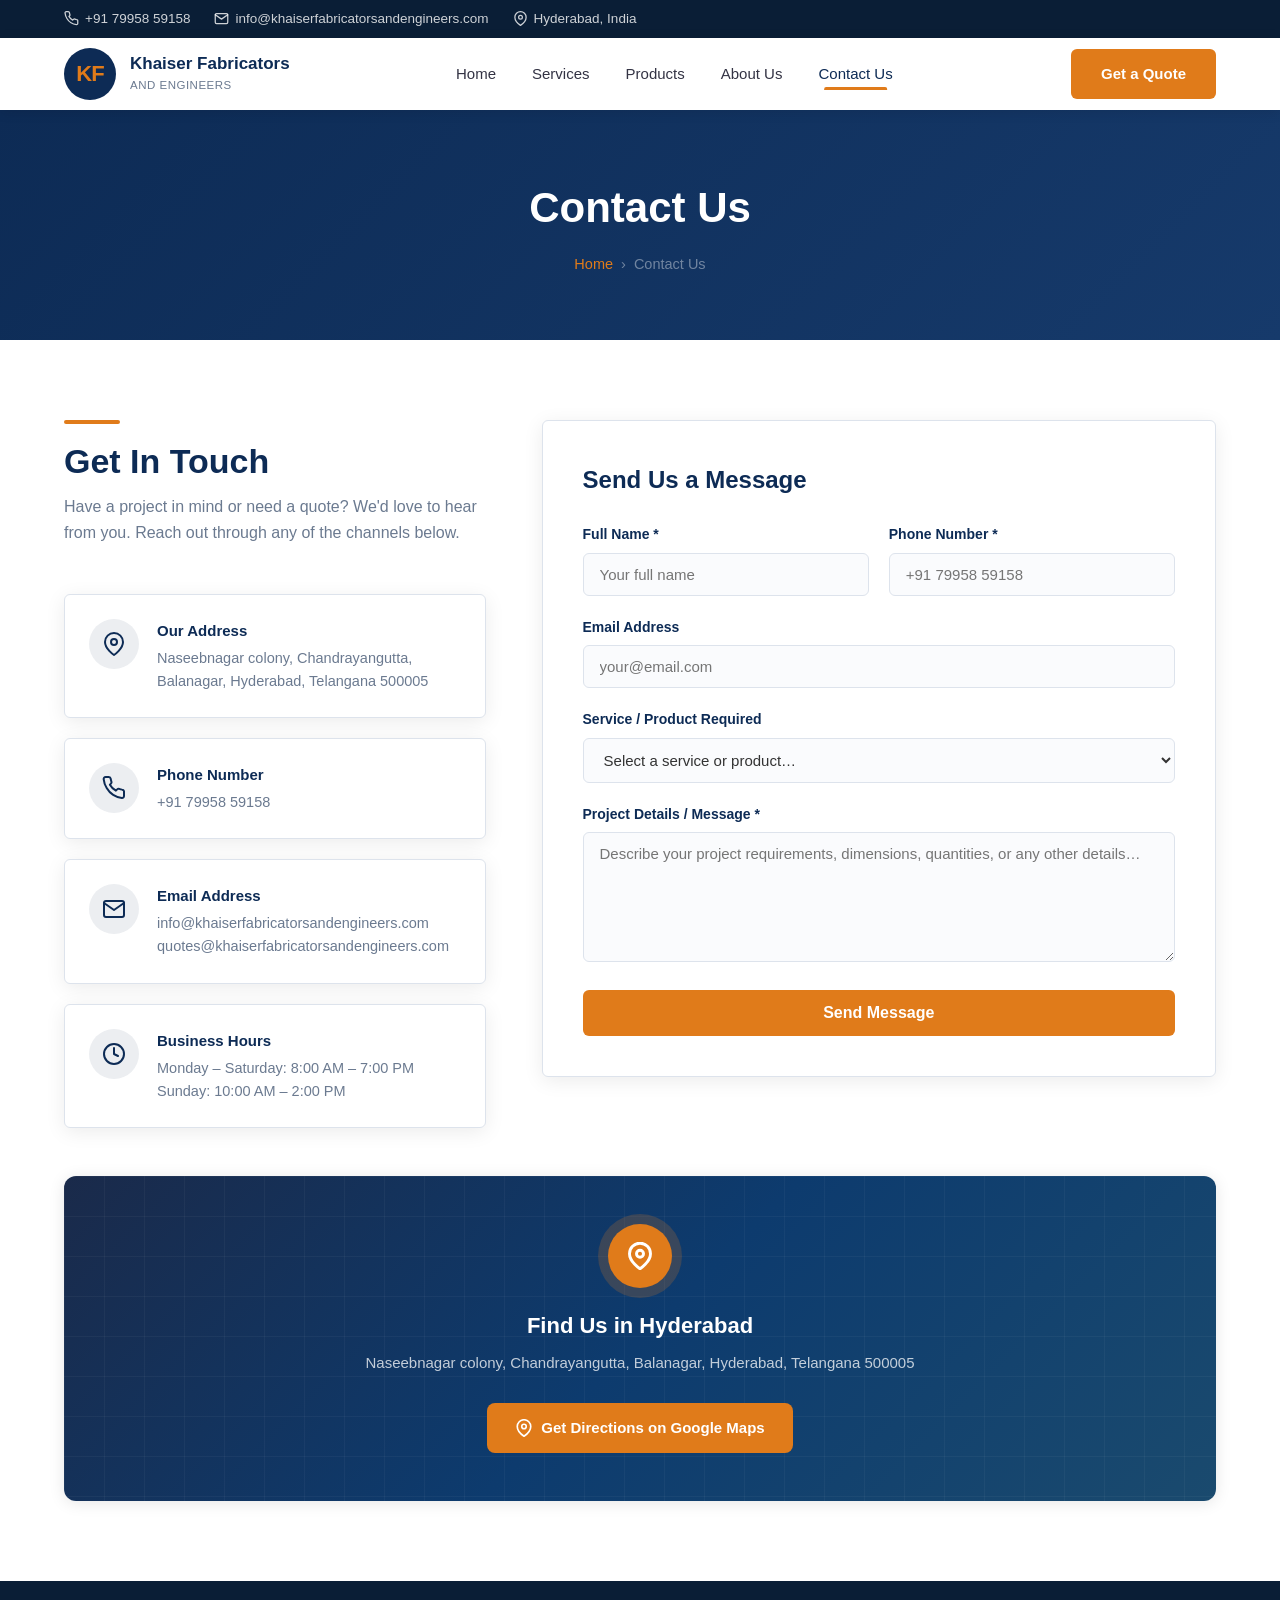
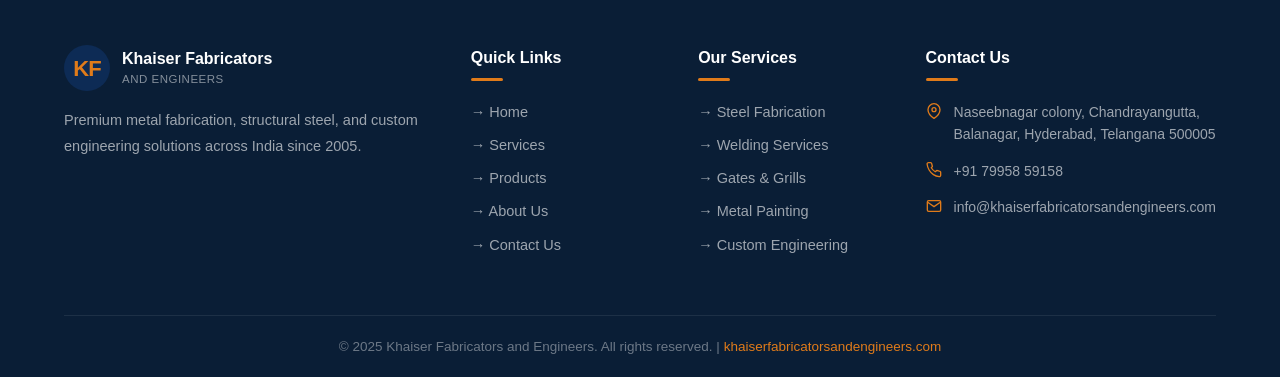
<file: contact.html>
<!DOCTYPE html>
<html lang="en">
<head>
  <meta charset="UTF-8" />
  <meta name="viewport" content="width=device-width, initial-scale=1.0" />
  <title>Contact Us | Khaiser Fabricators and Engineers</title>
  <meta name="description" content="Get in touch with Khaiser Fabricators and Engineers. Visit us, call us, or send a message — we're ready to discuss your project." />
  <link rel="stylesheet" href="css/style.css" />
</head>
<body>

<!-- ===== TOP BAR ===== -->
<div class="top-bar">
  <div class="container">
    <div class="top-bar-contact">
      <a href="tel:+917995859158">
        <svg width="15" height="15" viewBox="0 0 24 24" fill="none" stroke="currentColor" stroke-width="2" stroke-linecap="round" stroke-linejoin="round"><path d="M22 16.92v3a2 2 0 0 1-2.18 2 19.79 19.79 0 0 1-8.63-3.07A19.5 19.5 0 0 1 4.69 12 19.79 19.79 0 0 1 1.71 3.35 2 2 0 0 1 3.68 1h3a2 2 0 0 1 2 1.72c.127.96.361 1.903.7 2.81a2 2 0 0 1-.45 2.11L7.91 8.65a16 16 0 0 0 6 6l1.27-1.27a2 2 0 0 1 2.11-.45c.907.339 1.85.573 2.81.7A2 2 0 0 1 22 15.92z"/></svg>
        +91 79958 59158
      </a>
      <a href="mailto:info@khaiserfabricatorsandengineers.com">
        <svg width="15" height="15" viewBox="0 0 24 24" fill="none" stroke="currentColor" stroke-width="2" stroke-linecap="round" stroke-linejoin="round"><path d="M4 4h16c1.1 0 2 .9 2 2v12c0 1.1-.9 2-2 2H4c-1.1 0-2-.9-2-2V6c0-1.1.9-2 2-2z"/><polyline points="22,6 12,13 2,6"/></svg>
        info@khaiserfabricatorsandengineers.com
      </a>
      <a href="#">
        <svg width="15" height="15" viewBox="0 0 24 24" fill="none" stroke="currentColor" stroke-width="2" stroke-linecap="round" stroke-linejoin="round"><path d="M21 10c0 7-9 13-9 13s-9-6-9-13a9 9 0 0 1 18 0z"/><circle cx="12" cy="10" r="3"/></svg>
        Hyderabad, India
      </a>
    </div>
    <div class="top-bar-social">
    </div>
  </div>
</div>

<!-- ===== HEADER ===== -->
<header>
  <nav class="navbar">
    <div class="container">
      <div class="nav-inner">
        <a href="index.html" class="logo">
          <div class="logo-icon"><span>KF</span></div>
          <div class="logo-text">
            <strong>Khaiser Fabricators</strong>
            <small>and Engineers</small>
          </div>
        </a>
        <ul class="nav-links">
          <li><a href="index.html">Home</a></li>
          <li><a href="services.html">Services</a></li>
          <li><a href="products.html">Products</a></li>
          <li><a href="about.html">About Us</a></li>
          <li><a href="contact.html" class="active">Contact Us</a></li>
        </ul>
        <div class="nav-cta">
          <a href="tel:+917995859158" class="btn btn-primary">Get a Quote</a>
        </div>
        <button class="hamburger" aria-label="Toggle menu"><span></span><span></span><span></span></button>
      </div>
    </div>
  </nav>
</header>

<!-- ===== PAGE BANNER ===== -->
<section class="page-banner">
  <div class="container">
    <h1>Contact Us</h1>
    <div class="breadcrumb">
      <a href="index.html">Home</a>
      <span>›</span>
      <span>Contact Us</span>
    </div>
  </div>
</section>

<!-- ===== CONTACT SECTION ===== -->
<section class="section-pad">
  <div class="container">
    <div class="contact-grid">

      <!-- Left: Info Cards -->
      <div>
        <div class="section-header">
          <div class="accent-bar"></div>
          <h2 class="section-title">Get In Touch</h2>
          <p class="section-subtitle">Have a project in mind or need a quote? We'd love to hear from you. Reach out through any of the channels below.</p>
        </div>

        <div class="contact-info-cards">

          <div class="contact-info-card">
            <div class="contact-icon">
              <svg width="24" height="24" viewBox="0 0 24 24" fill="none" stroke="currentColor" stroke-width="2" stroke-linecap="round" stroke-linejoin="round"><path d="M21 10c0 7-9 13-9 13s-9-6-9-13a9 9 0 0 1 18 0z"/><circle cx="12" cy="10" r="3"/></svg>
            </div>
            <div>
              <h4>Our Address</h4>
              <p>Naseebnagar colony, Chandrayangutta,<br>Balanagar, Hyderabad, Telangana 500005</p>
            </div>
          </div>

          <div class="contact-info-card">
            <div class="contact-icon">
              <svg width="24" height="24" viewBox="0 0 24 24" fill="none" stroke="currentColor" stroke-width="2" stroke-linecap="round" stroke-linejoin="round"><path d="M22 16.92v3a2 2 0 0 1-2.18 2 19.79 19.79 0 0 1-8.63-3.07A19.5 19.5 0 0 1 4.69 12 19.79 19.79 0 0 1 1.71 3.35 2 2 0 0 1 3.68 1h3a2 2 0 0 1 2 1.72c.127.96.361 1.903.7 2.81a2 2 0 0 1-.45 2.11L7.91 8.65a16 16 0 0 0 6 6l1.27-1.27a2 2 0 0 1 2.11-.45c.907.339 1.85.573 2.81.7A2 2 0 0 1 22 15.92z"/></svg>
            </div>
            <div>
              <h4>Phone Number</h4>
              <p>+91 79958 59158</p>
            </div>
          </div>

          <div class="contact-info-card">
            <div class="contact-icon">
              <svg width="24" height="24" viewBox="0 0 24 24" fill="none" stroke="currentColor" stroke-width="2" stroke-linecap="round" stroke-linejoin="round"><path d="M4 4h16c1.1 0 2 .9 2 2v12c0 1.1-.9 2-2 2H4c-1.1 0-2-.9-2-2V6c0-1.1.9-2 2-2z"/><polyline points="22,6 12,13 2,6"/></svg>
            </div>
            <div>
              <h4>Email Address</h4>
              <p>info@khaiserfabricatorsandengineers.com<br>quotes@khaiserfabricatorsandengineers.com</p>
            </div>
          </div>

          <div class="contact-info-card">
            <div class="contact-icon">
              <svg width="24" height="24" viewBox="0 0 24 24" fill="none" stroke="currentColor" stroke-width="2" stroke-linecap="round" stroke-linejoin="round"><circle cx="12" cy="12" r="10"/><polyline points="12 6 12 12 16 14"/></svg>
            </div>
            <div>
              <h4>Business Hours</h4>
              <p>Monday – Saturday: 8:00 AM – 7:00 PM<br>Sunday: 10:00 AM – 2:00 PM</p>
            </div>
          </div>


        </div>
      </div>

      <!-- Right: Form -->
      <div class="contact-form-wrap">
        <h3>Send Us a Message</h3>
        <form id="contact-form" action="https://api.web3forms.com/submit" method="POST">
          <input type="hidden" name="access_key" value="e25aa592-9d63-49e9-a4cb-b12f3cee10e3" />
          <input type="hidden" name="subject" value="New Enquiry from Khaiser Fabricators Website" />
          <input type="hidden" name="from_name" value="Khaiser Fabricators Website" />
          <input type="checkbox" name="botcheck" style="display:none;" />

          <div class="form-row">
            <div class="form-group">
              <label for="name">Full Name *</label>
              <input type="text" id="name" name="name" placeholder="Your full name" required />
            </div>
            <div class="form-group">
              <label for="phone">Phone Number *</label>
              <input type="tel" id="phone" name="phone" placeholder="+91 79958 59158" required />
            </div>
          </div>

          <div class="form-group">
            <label for="email">Email Address</label>
            <input type="email" id="email" name="email" placeholder="your@email.com" />
          </div>

          <div class="form-group">
            <label for="service">Service / Product Required</label>
            <select id="service" name="service">
              <option value="" disabled selected>Select a service or product…</option>
              <option value="steel-fabrication">Steel Fabrication</option>
              <option value="welding">Welding Services</option>
              <option value="gates-grills">Gates &amp; Grills</option>
              <option value="painting">Metal Painting &amp; Finishing</option>
              <option value="staircases">Staircase Fabrication</option>
              <option value="sheds">Steel Sheds &amp; Canopies</option>
              <option value="custom">Custom Engineering</option>
              <option value="other">Other</option>
            </select>
          </div>

          <div class="form-group">
            <label for="message">Project Details / Message *</label>
            <textarea id="message" name="message" placeholder="Describe your project requirements, dimensions, quantities, or any other details…" required></textarea>
          </div>

          <button type="submit" id="submit-btn" class="btn btn-primary" style="width:100%; font-size:16px; padding:14px;">
            Send Message
          </button>
        </form>

        <div id="form-success" style="display:none;margin-top:20px;padding:18px 24px;background:#e8f5e9;border:1px solid #a5d6a7;border-radius:8px;color:#2e7d32;font-size:15px;text-align:center;">
          ✓ Thank you! Your message has been sent. We'll get back to you shortly.
        </div>
        <div id="form-error" style="display:none;margin-top:20px;padding:18px 24px;background:#ffebee;border:1px solid #ef9a9a;border-radius:8px;color:#c62828;font-size:15px;text-align:center;">
          Something went wrong. Please try again or call us directly.
        </div>
      </div>

    </div>

    <!-- Map -->
    <div style="margin-top:48px;border-radius:12px;overflow:hidden;box-shadow:0 2px 16px rgba(0,0,0,0.1);background:linear-gradient(135deg,#1a2a4a 0%,#0d3b6e 50%,#1a4a6e 100%);min-height:320px;display:flex;flex-direction:column;align-items:center;justify-content:center;padding:48px 32px;text-align:center;position:relative;">
      <!-- decorative grid lines -->
      <div style="position:absolute;inset:0;background-image:linear-gradient(rgba(255,255,255,0.04) 1px,transparent 1px),linear-gradient(90deg,rgba(255,255,255,0.04) 1px,transparent 1px);background-size:40px 40px;border-radius:12px;"></div>
      <!-- pin icon -->
      <div style="position:relative;z-index:1;width:64px;height:64px;border-radius:50%;background:var(--accent);display:flex;align-items:center;justify-content:center;margin-bottom:20px;box-shadow:0 0 0 10px rgba(230,126,34,0.2);">
        <svg width="28" height="28" viewBox="0 0 24 24" fill="none" stroke="#fff" stroke-width="2.5" stroke-linecap="round" stroke-linejoin="round"><path d="M21 10c0 7-9 13-9 13s-9-6-9-13a9 9 0 0 1 18 0z"/><circle cx="12" cy="10" r="3"/></svg>
      </div>
      <h3 style="position:relative;z-index:1;color:#fff;font-size:22px;font-weight:700;margin-bottom:8px;">Find Us in Hyderabad</h3>
      <p style="position:relative;z-index:1;color:rgba(255,255,255,0.75);font-size:15px;margin-bottom:28px;">Naseebnagar colony, Chandrayangutta, Balanagar, Hyderabad, Telangana 500005</p>
      <a href="https://share.google/zkvpR0xWS3mV5EZVU" target="_blank" rel="noopener" style="position:relative;z-index:1;display:inline-flex;align-items:center;gap:8px;background:var(--accent);color:#fff;font-weight:600;font-size:15px;padding:13px 28px;border-radius:8px;text-decoration:none;transition:opacity 0.2s;" onmouseover="this.style.opacity='0.88'" onmouseout="this.style.opacity='1'">
        <svg width="18" height="18" viewBox="0 0 24 24" fill="none" stroke="currentColor" stroke-width="2.2" stroke-linecap="round" stroke-linejoin="round"><path d="M21 10c0 7-9 13-9 13s-9-6-9-13a9 9 0 0 1 18 0z"/><circle cx="12" cy="10" r="3"/></svg>
        Get Directions on Google Maps
      </a>
    </div>

  </div>
</section>

<!-- ===== FOOTER ===== -->
<footer>
  <div class="container">
    <div class="footer-grid">
      <div class="footer-col footer-about">
        <div class="footer-logo">
          <div class="logo-icon"><span>KF</span></div>
          <div class="logo-text">
            <strong>Khaiser Fabricators</strong>
            <small>and Engineers</small>
          </div>
        </div>
        <p>Premium metal fabrication, structural steel, and custom engineering solutions across India since 2005.</p>
        <div class="social-links">
        </div>
      </div>
      <div class="footer-col">
        <h4>Quick Links</h4>
        <ul class="footer-links">
          <li><a href="index.html">→ Home</a></li>
          <li><a href="services.html">→ Services</a></li>
          <li><a href="products.html">→ Products</a></li>
          <li><a href="about.html">→ About Us</a></li>
          <li><a href="contact.html">→ Contact Us</a></li>
        </ul>
      </div>
      <div class="footer-col">
        <h4>Our Services</h4>
        <ul class="footer-links">
          <li><a href="services.html">→ Steel Fabrication</a></li>
          <li><a href="services.html">→ Welding Services</a></li>
          <li><a href="services.html">→ Gates &amp; Grills</a></li>
          <li><a href="services.html">→ Metal Painting</a></li>
          <li><a href="services.html">→ Custom Engineering</a></li>
        </ul>
      </div>
      <div class="footer-col">
        <h4>Contact Us</h4>
        <ul class="contact-list">
          <li><svg width="16" height="16" viewBox="0 0 24 24" fill="none" stroke="currentColor" stroke-width="2"><path d="M21 10c0 7-9 13-9 13s-9-6-9-13a9 9 0 0 1 18 0z"/><circle cx="12" cy="10" r="3"/></svg><span>Naseebnagar colony, Chandrayangutta, Balanagar, Hyderabad, Telangana 500005</span></li>
          <li><svg width="16" height="16" viewBox="0 0 24 24" fill="none" stroke="currentColor" stroke-width="2"><path d="M22 16.92v3a2 2 0 0 1-2.18 2 19.79 19.79 0 0 1-8.63-3.07A19.5 19.5 0 0 1 4.69 12 19.79 19.79 0 0 1 1.71 3.35 2 2 0 0 1 3.68 1h3a2 2 0 0 1 2 1.72c.127.96.361 1.903.7 2.81a2 2 0 0 1-.45 2.11L7.91 8.65a16 16 0 0 0 6 6l1.27-1.27a2 2 0 0 1 2.11-.45c.907.339 1.85.573 2.81.7A2 2 0 0 1 22 15.92z"/></svg><span>+91 79958 59158</span></li>
          <li><svg width="16" height="16" viewBox="0 0 24 24" fill="none" stroke="currentColor" stroke-width="2"><path d="M4 4h16c1.1 0 2 .9 2 2v12c0 1.1-.9 2-2 2H4c-1.1 0-2-.9-2-2V6c0-1.1.9-2 2-2z"/><polyline points="22,6 12,13 2,6"/></svg><span>info@khaiserfabricatorsandengineers.com</span></li>
        </ul>
      </div>
    </div>
    <div class="footer-bottom">
      <p>&copy; 2025 Khaiser Fabricators and Engineers. All rights reserved. | <a href="contact.html">khaiserfabricatorsandengineers.com</a></p>
    </div>
  </div>
</footer>

<script src="js/main.js"></script>
<script>
  const form = document.getElementById('contact-form');
  const btn = document.getElementById('submit-btn');
  const success = document.getElementById('form-success');
  const error = document.getElementById('form-error');
  form.addEventListener('submit', async function(e) {
    e.preventDefault();
    btn.disabled = true;
    btn.textContent = 'Sending…';
    success.style.display = 'none';
    error.style.display = 'none';
    try {
      const res = await fetch('https://api.web3forms.com/submit', {
        method: 'POST',
        body: new FormData(form)
      });
      const data = await res.json();
      if (data.success) {
        form.reset();
        success.style.display = 'block';
      } else {
        error.style.display = 'block';
      }
    } catch {
      error.style.display = 'block';
    }
    btn.disabled = false;
    btn.textContent = 'Send Message';
  });
</script>
</body>
</html>
</file>
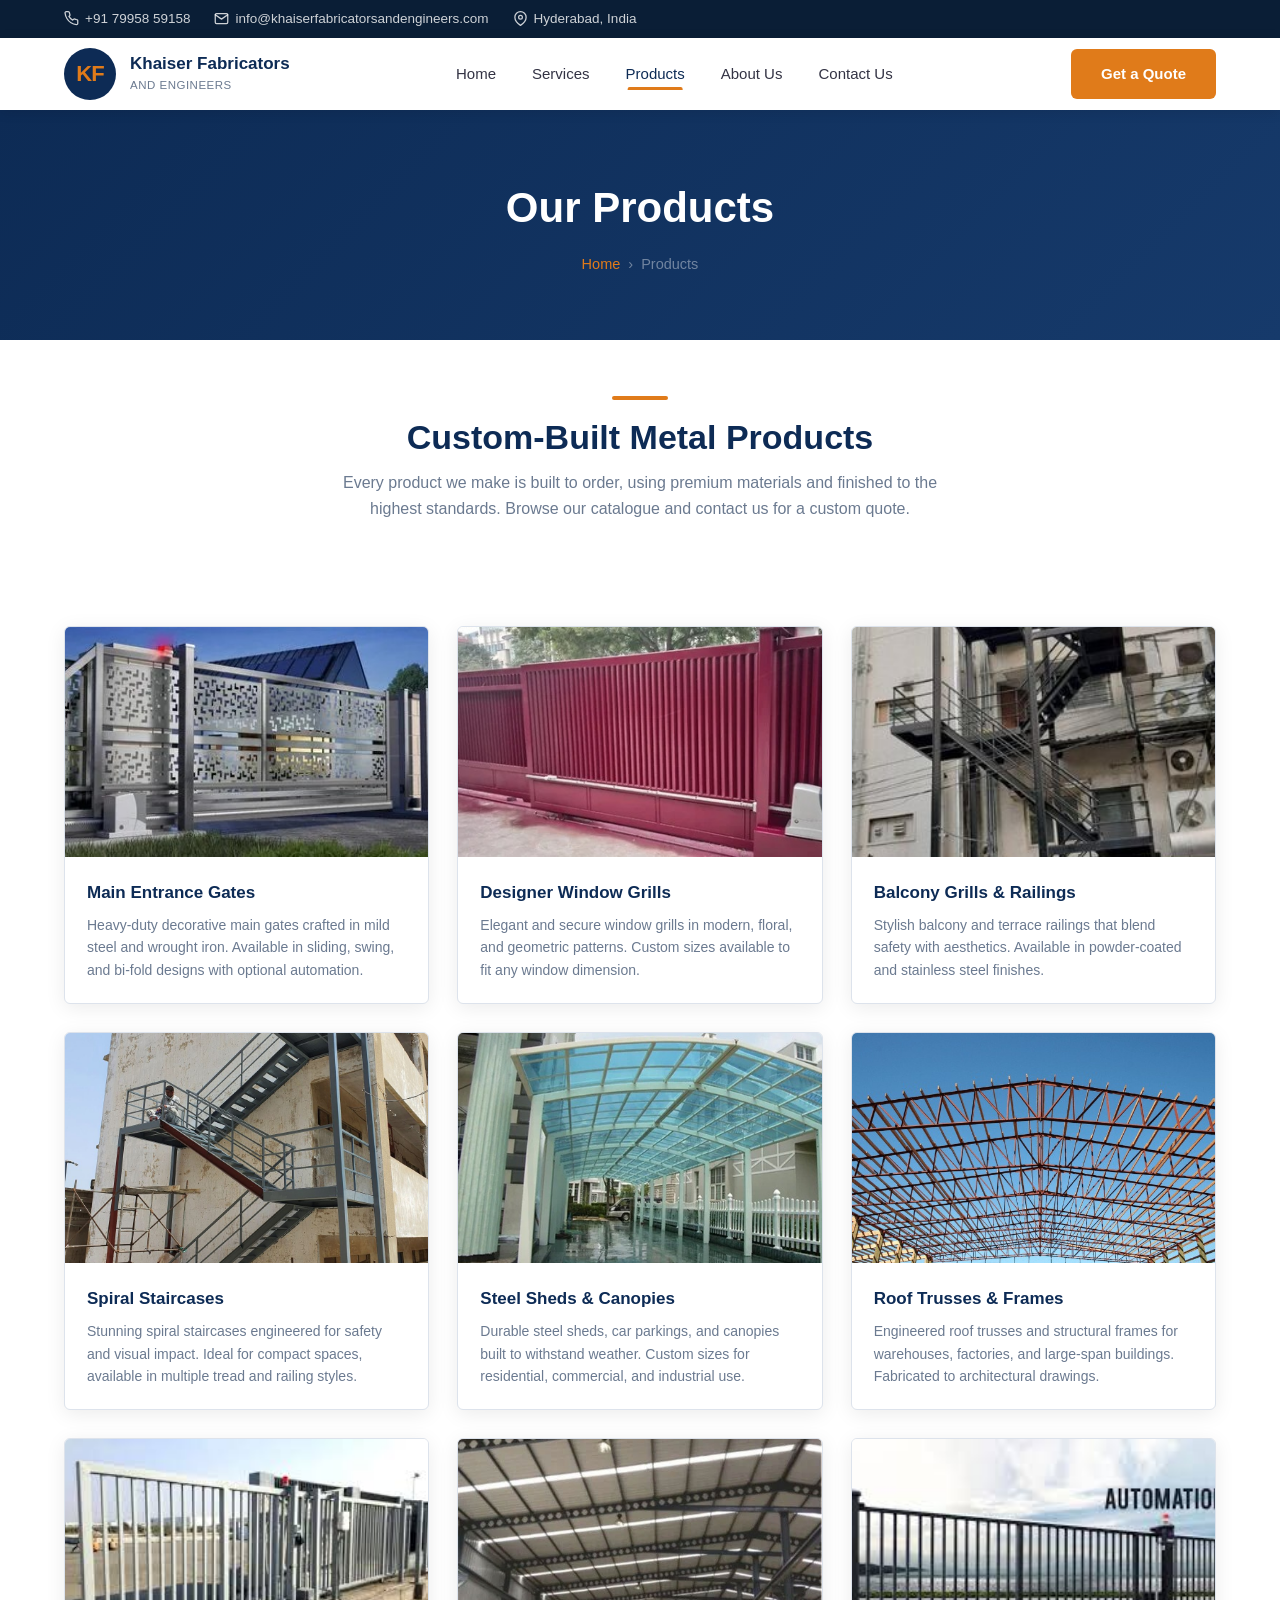
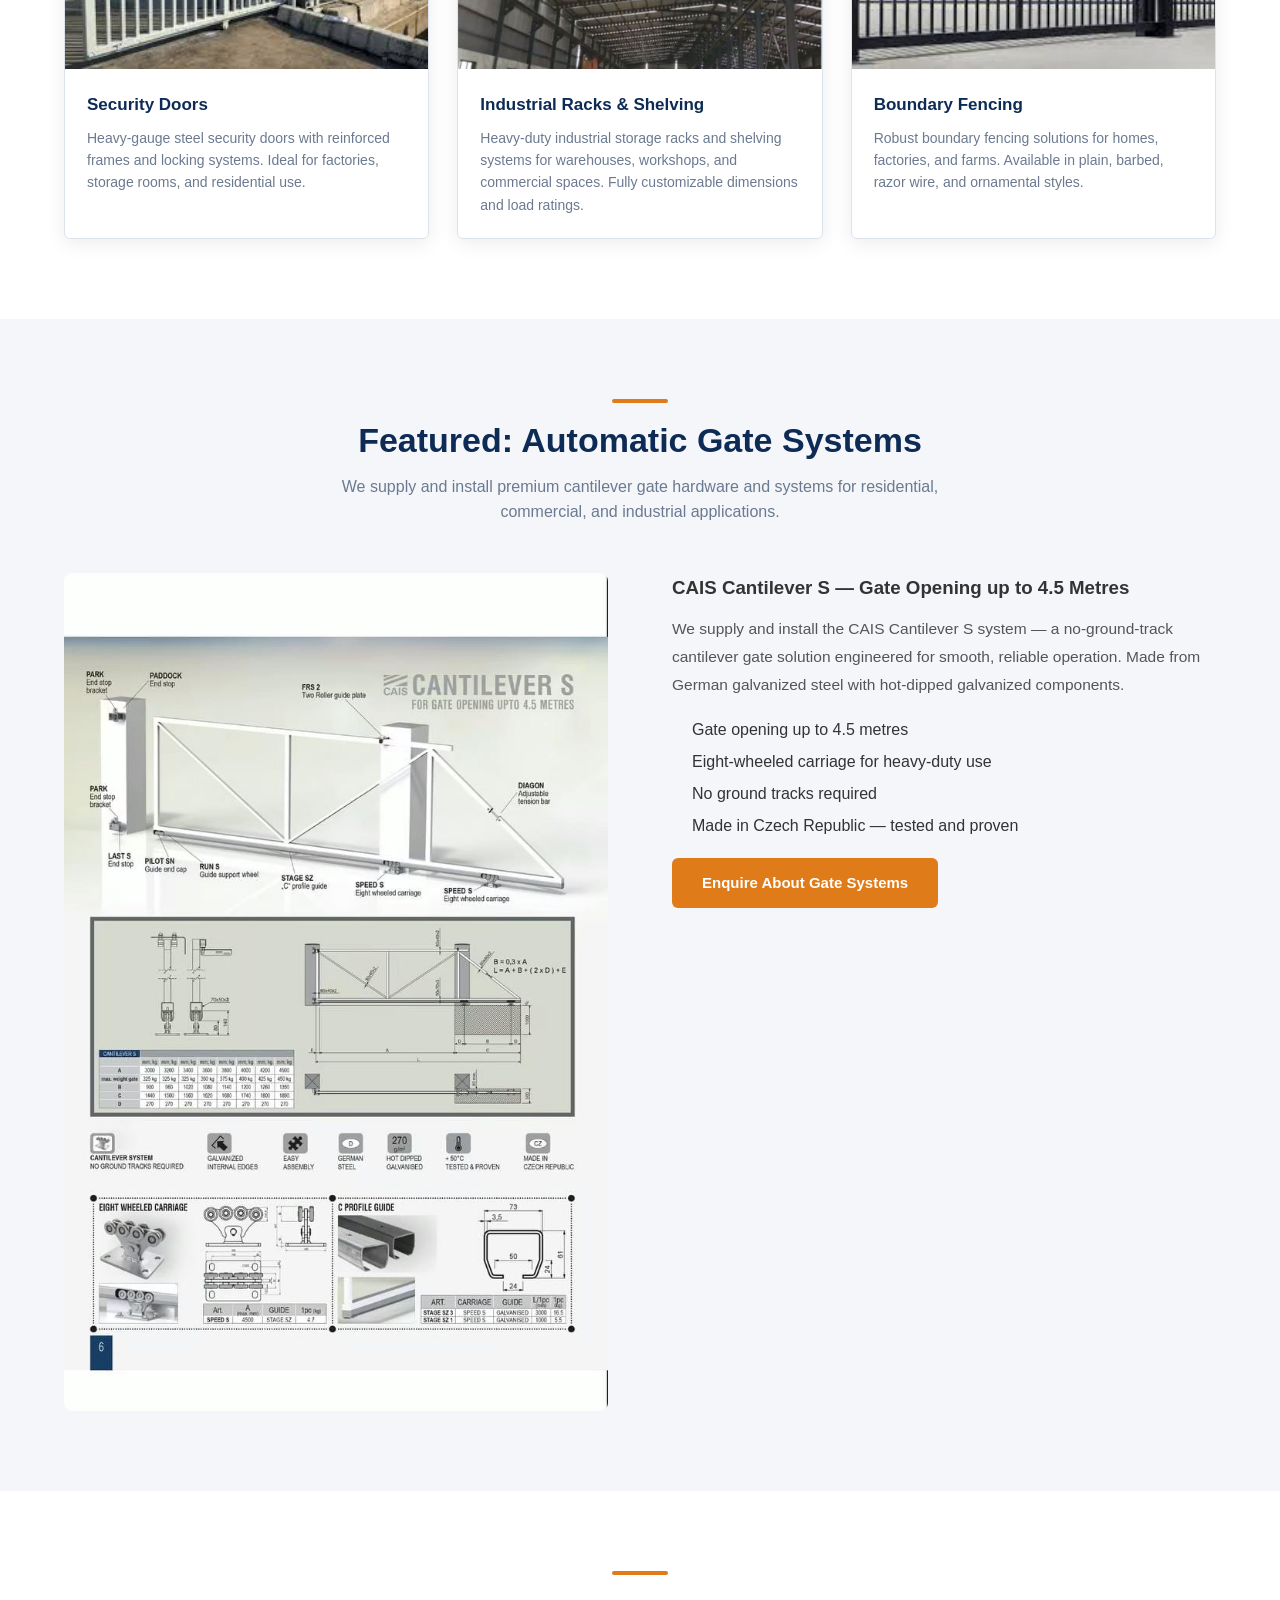
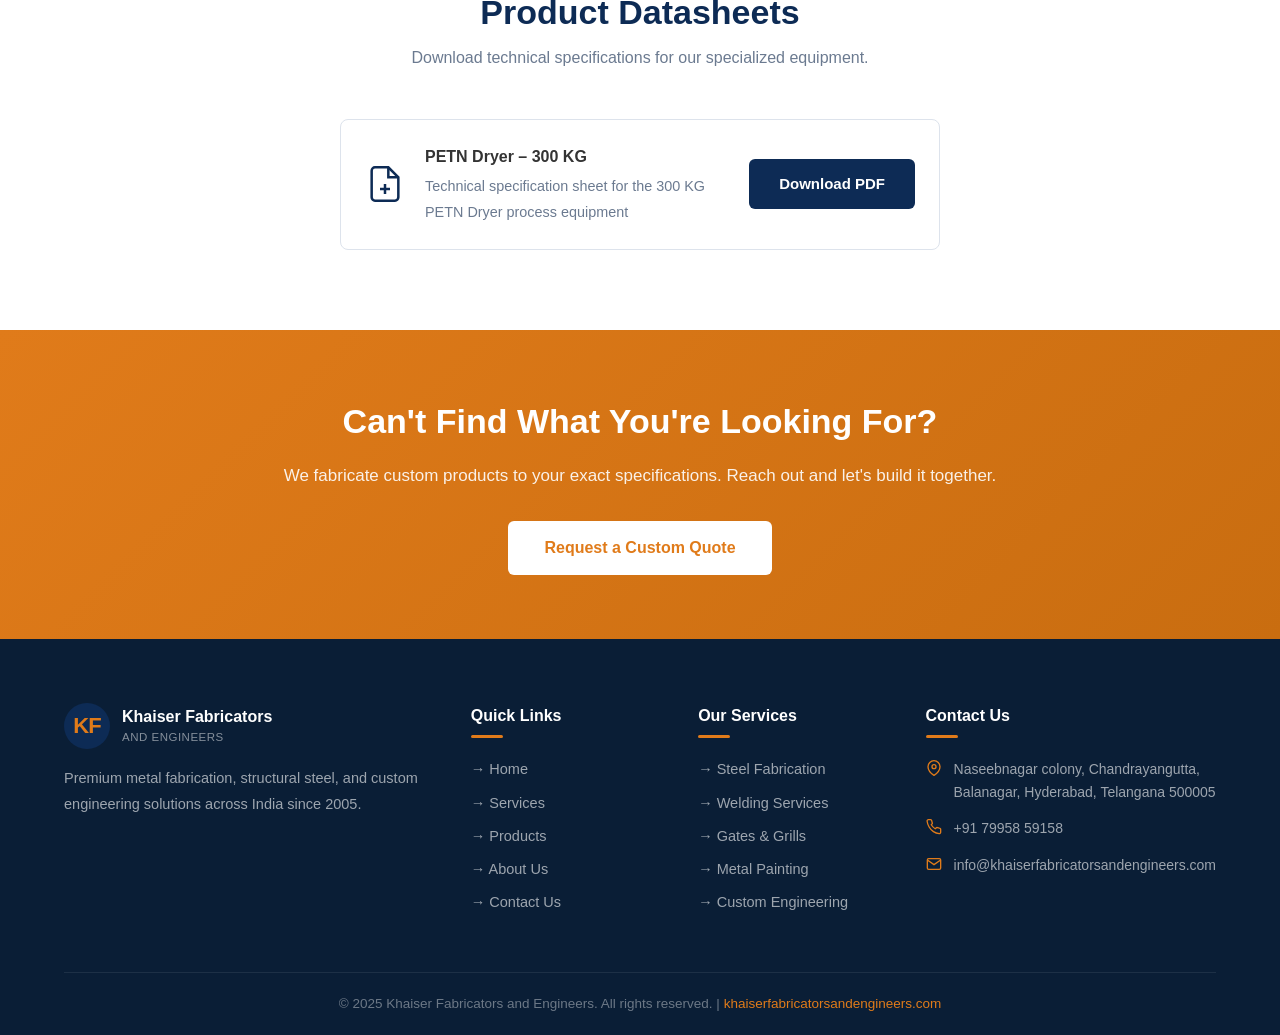
<file: products.html>
<!DOCTYPE html>
<html lang="en">
<head>
  <meta charset="UTF-8" />
  <meta name="viewport" content="width=device-width, initial-scale=1.0" />
  <title>Products | Khaiser Fabricators and Engineers</title>
  <meta name="description" content="Browse the full product range of Khaiser Fabricators and Engineers — gates, grills, staircases, shed structures, and custom metal products." />
  <link rel="stylesheet" href="css/style.css" />
</head>
<body>

<!-- ===== TOP BAR ===== -->
<div class="top-bar">
  <div class="container">
    <div class="top-bar-contact">
      <a href="tel:+917995859158">
        <svg width="15" height="15" viewBox="0 0 24 24" fill="none" stroke="currentColor" stroke-width="2" stroke-linecap="round" stroke-linejoin="round"><path d="M22 16.92v3a2 2 0 0 1-2.18 2 19.79 19.79 0 0 1-8.63-3.07A19.5 19.5 0 0 1 4.69 12 19.79 19.79 0 0 1 1.71 3.35 2 2 0 0 1 3.68 1h3a2 2 0 0 1 2 1.72c.127.96.361 1.903.7 2.81a2 2 0 0 1-.45 2.11L7.91 8.65a16 16 0 0 0 6 6l1.27-1.27a2 2 0 0 1 2.11-.45c.907.339 1.85.573 2.81.7A2 2 0 0 1 22 15.92z"/></svg>
        +91 79958 59158
      </a>
      <a href="mailto:info@khaiserfabricatorsandengineers.com">
        <svg width="15" height="15" viewBox="0 0 24 24" fill="none" stroke="currentColor" stroke-width="2" stroke-linecap="round" stroke-linejoin="round"><path d="M4 4h16c1.1 0 2 .9 2 2v12c0 1.1-.9 2-2 2H4c-1.1 0-2-.9-2-2V6c0-1.1.9-2 2-2z"/><polyline points="22,6 12,13 2,6"/></svg>
        info@khaiserfabricatorsandengineers.com
      </a>
      <a href="#">
        <svg width="15" height="15" viewBox="0 0 24 24" fill="none" stroke="currentColor" stroke-width="2" stroke-linecap="round" stroke-linejoin="round"><path d="M21 10c0 7-9 13-9 13s-9-6-9-13a9 9 0 0 1 18 0z"/><circle cx="12" cy="10" r="3"/></svg>
        Hyderabad, India
      </a>
    </div>
    <div class="top-bar-social">
    </div>
  </div>
</div>

<!-- ===== HEADER ===== -->
<header>
  <nav class="navbar">
    <div class="container">
      <div class="nav-inner">
        <a href="index.html" class="logo">
          <div class="logo-icon"><span>KF</span></div>
          <div class="logo-text">
            <strong>Khaiser Fabricators</strong>
            <small>and Engineers</small>
          </div>
        </a>
        <ul class="nav-links">
          <li><a href="index.html">Home</a></li>
          <li><a href="services.html">Services</a></li>
          <li><a href="products.html" class="active">Products</a></li>
          <li><a href="about.html">About Us</a></li>
          <li><a href="contact.html">Contact Us</a></li>
        </ul>
        <div class="nav-cta">
          <a href="tel:+917995859158" class="btn btn-primary">Get a Quote</a>
        </div>
        <button class="hamburger" aria-label="Toggle menu"><span></span><span></span><span></span></button>
      </div>
    </div>
  </nav>
</header>

<!-- ===== PAGE BANNER ===== -->
<section class="page-banner">
  <div class="container">
    <h1>Our Products</h1>
    <div class="breadcrumb">
      <a href="index.html">Home</a>
      <span>›</span>
      <span>Products</span>
    </div>
  </div>
</section>

<!-- ===== INTRO ===== -->
<section class="section-pad-sm">
  <div class="container">
    <div class="section-header centered">
      <div class="accent-bar"></div>
      <h2 class="section-title">Custom-Built Metal Products</h2>
      <p class="section-subtitle">Every product we make is built to order, using premium materials and finished to the highest standards. Browse our catalogue and contact us for a custom quote.</p>
    </div>
  </div>
</section>

<!-- ===== PRODUCTS GRID ===== -->
<section style="padding-bottom: 80px;">
  <div class="container">
    <div class="products-full-grid">

      <div class="product-full-card">
        <div class="product-full-card-img">
          <img src="images/automatic-cantilever-gate-modern.jpeg" alt="Modern Decorative Automatic Cantilever Gate" style="width:100%;height:100%;object-fit:cover;" />
        </div>
        <div class="product-full-card-body">
          <h3>Main Entrance Gates</h3>
          <p>Heavy-duty decorative main gates crafted in mild steel and wrought iron. Available in sliding, swing, and bi-fold designs with optional automation.</p>
        </div>
      </div>

      <div class="product-full-card">
        <div class="product-full-card-img">
          <img src="images/automatic-sliding-gate-red.jpeg" alt="Decorative Metal Window Grill with Vertical Bars" style="width:100%;height:100%;object-fit:cover;" />
        </div>
        <div class="product-full-card-body">
          <h3>Designer Window Grills</h3>
          <p>Elegant and secure window grills in modern, floral, and geometric patterns. Custom sizes available to fit any window dimension.</p>
        </div>
      </div>

      <div class="product-full-card">
        <div class="product-full-card-img">
          <img src="images/steel-fire-escape-staircase.jpeg" alt="Steel Balcony Railings and Fire Escape Structure" style="width:100%;height:100%;object-fit:cover;" />
        </div>
        <div class="product-full-card-body">
          <h3>Balcony Grills &amp; Railings</h3>
          <p>Stylish balcony and terrace railings that blend safety with aesthetics. Available in powder-coated and stainless steel finishes.</p>
        </div>
      </div>

      <div class="product-full-card">
        <div class="product-full-card-img">
          <img src="images/steel-staircase-external-building.jpeg" alt="External Steel Staircase on Building" style="width:100%;height:100%;object-fit:cover;" />
        </div>
        <div class="product-full-card-body">
          <h3>Spiral Staircases</h3>
          <p>Stunning spiral staircases engineered for safety and visual impact. Ideal for compact spaces, available in multiple tread and railing styles.</p>
        </div>
      </div>

      <div class="product-full-card">
        <div class="product-full-card-img">
          <img src="images/steel-canopy-polycarbonate-roof.jpeg" alt="Steel Canopy with Polycarbonate Roof" style="width:100%;height:100%;object-fit:cover;" />
        </div>
        <div class="product-full-card-body">
          <h3>Steel Sheds &amp; Canopies</h3>
          <p>Durable steel sheds, car parkings, and canopies built to withstand weather. Custom sizes for residential, commercial, and industrial use.</p>
        </div>
      </div>

      <div class="product-full-card">
        <div class="product-full-card-img">
          <img src="images/steel-roof-truss-construction.jpeg" alt="Steel Roof Truss Frame Under Construction" style="width:100%;height:100%;object-fit:cover;" />
        </div>
        <div class="product-full-card-body">
          <h3>Roof Trusses &amp; Frames</h3>
          <p>Engineered roof trusses and structural frames for warehouses, factories, and large-span buildings. Fabricated to architectural drawings.</p>
        </div>
      </div>

      <div class="product-full-card">
        <div class="product-full-card-img">
          <img src="images/automatic-sliding-gate-industrial.jpeg" alt="Heavy Industrial Security Gate" style="width:100%;height:100%;object-fit:cover;" />
        </div>
        <div class="product-full-card-body">
          <h3>Security Doors</h3>
          <p>Heavy-gauge steel security doors with reinforced frames and locking systems. Ideal for factories, storage rooms, and residential use.</p>
        </div>
      </div>

      <div class="product-full-card">
        <div class="product-full-card-img">
          <img src="images/steel-warehouse-interior-structure.jpeg" alt="Steel Warehouse Structure for Industrial Racking" style="width:100%;height:100%;object-fit:cover;" />
        </div>
        <div class="product-full-card-body">
          <h3>Industrial Racks &amp; Shelving</h3>
          <p>Heavy-duty industrial storage racks and shelving systems for warehouses, workshops, and commercial spaces. Fully customizable dimensions and load ratings.</p>
        </div>
      </div>

      <div class="product-full-card">
        <div class="product-full-card-img">
          <img src="images/automatic-gate-banner.jpeg" alt="Automated Boundary Fencing and Gate System" style="width:100%;height:100%;object-fit:cover;" />
        </div>
        <div class="product-full-card-body">
          <h3>Boundary Fencing</h3>
          <p>Robust boundary fencing solutions for homes, factories, and farms. Available in plain, barbed, razor wire, and ornamental styles.</p>
        </div>
      </div>

    </div>
  </div>
</section>

<!-- ===== FEATURED PRODUCT: CANTILEVER GATE SYSTEM ===== -->
<section class="section-pad" style="background: var(--light-bg);">
  <div class="container">
    <div class="section-header centered">
      <div class="accent-bar"></div>
      <h2 class="section-title">Featured: Automatic Gate Systems</h2>
      <p class="section-subtitle">We supply and install premium cantilever gate hardware and systems for residential, commercial, and industrial applications.</p>
    </div>
    <div class="about-grid" style="align-items:flex-start;">
      <div class="about-img">
        <img src="images/cantilever-gate-system.jpg" alt="CAIS Cantilever S Gate System" style="width:100%;height:auto;display:block;border-radius:8px;" />
      </div>
      <div class="about-content">
        <h3 style="margin-bottom:12px;">CAIS Cantilever S — Gate Opening up to 4.5 Metres</h3>
        <p>We supply and install the CAIS Cantilever S system — a no-ground-track cantilever gate solution engineered for smooth, reliable operation. Made from German galvanized steel with hot-dipped galvanized components.</p>
        <ul style="margin:12px 0 16px 0;padding-left:20px;line-height:2;">
          <li>Gate opening up to 4.5 metres</li>
          <li>Eight-wheeled carriage for heavy-duty use</li>
          <li>No ground tracks required</li>
          <li>Made in Czech Republic — tested and proven</li>
        </ul>
        <a href="contact.html" class="btn btn-primary">Enquire About Gate Systems</a>
      </div>
    </div>
  </div>
</section>

<!-- ===== DATASHEETS ===== -->
<section class="section-pad">
  <div class="container">
    <div class="section-header centered">
      <div class="accent-bar"></div>
      <h2 class="section-title">Product Datasheets</h2>
      <p class="section-subtitle">Download technical specifications for our specialized equipment.</p>
    </div>
    <div style="max-width:600px;margin:0 auto;">
      <div style="display:flex;align-items:center;gap:20px;padding:24px;border:1px solid var(--border);border-radius:8px;background:#fff;">
        <svg width="40" height="40" viewBox="0 0 24 24" fill="none" stroke="var(--primary)" stroke-width="1.5"><path d="M14 2H6a2 2 0 0 0-2 2v16a2 2 0 0 0 2 2h12a2 2 0 0 0 2-2V8z"/><polyline points="14 2 14 8 20 8"/><line x1="12" y1="18" x2="12" y2="12"/><line x1="9" y1="15" x2="15" y2="15"/></svg>
        <div style="flex:1;">
          <strong style="display:block;margin-bottom:4px;">PETN Dryer – 300 KG</strong>
          <span style="color:var(--text-muted);font-size:0.9rem;">Technical specification sheet for the 300 KG PETN Dryer process equipment</span>
        </div>
        <a href="media/PETN-Dryer-300KG.pdf" target="_blank" class="btn btn-dark" style="white-space:nowrap;">Download PDF</a>
      </div>
    </div>
  </div>
</section>

<!-- ===== CTA BANNER ===== -->
<section class="cta-banner">
  <div class="container">
    <h2>Can't Find What You're Looking For?</h2>
    <p>We fabricate custom products to your exact specifications. Reach out and let's build it together.</p>
    <a href="contact.html" class="btn">Request a Custom Quote</a>
  </div>
</section>

<!-- ===== FOOTER ===== -->
<footer>
  <div class="container">
    <div class="footer-grid">
      <div class="footer-col footer-about">
        <div class="footer-logo">
          <div class="logo-icon"><span>KF</span></div>
          <div class="logo-text">
            <strong>Khaiser Fabricators</strong>
            <small>and Engineers</small>
          </div>
        </div>
        <p>Premium metal fabrication, structural steel, and custom engineering solutions across India since 2005.</p>
        <div class="social-links">
        </div>
      </div>
      <div class="footer-col">
        <h4>Quick Links</h4>
        <ul class="footer-links">
          <li><a href="index.html">→ Home</a></li>
          <li><a href="services.html">→ Services</a></li>
          <li><a href="products.html">→ Products</a></li>
          <li><a href="about.html">→ About Us</a></li>
          <li><a href="contact.html">→ Contact Us</a></li>
        </ul>
      </div>
      <div class="footer-col">
        <h4>Our Services</h4>
        <ul class="footer-links">
          <li><a href="services.html">→ Steel Fabrication</a></li>
          <li><a href="services.html">→ Welding Services</a></li>
          <li><a href="services.html">→ Gates &amp; Grills</a></li>
          <li><a href="services.html">→ Metal Painting</a></li>
          <li><a href="services.html">→ Custom Engineering</a></li>
        </ul>
      </div>
      <div class="footer-col">
        <h4>Contact Us</h4>
        <ul class="contact-list">
          <li><svg width="16" height="16" viewBox="0 0 24 24" fill="none" stroke="currentColor" stroke-width="2"><path d="M21 10c0 7-9 13-9 13s-9-6-9-13a9 9 0 0 1 18 0z"/><circle cx="12" cy="10" r="3"/></svg><span>Naseebnagar colony, Chandrayangutta, Balanagar, Hyderabad, Telangana 500005</span></li>
          <li><svg width="16" height="16" viewBox="0 0 24 24" fill="none" stroke="currentColor" stroke-width="2"><path d="M22 16.92v3a2 2 0 0 1-2.18 2 19.79 19.79 0 0 1-8.63-3.07A19.5 19.5 0 0 1 4.69 12 19.79 19.79 0 0 1 1.71 3.35 2 2 0 0 1 3.68 1h3a2 2 0 0 1 2 1.72c.127.96.361 1.903.7 2.81a2 2 0 0 1-.45 2.11L7.91 8.65a16 16 0 0 0 6 6l1.27-1.27a2 2 0 0 1 2.11-.45c.907.339 1.85.573 2.81.7A2 2 0 0 1 22 15.92z"/></svg><span>+91 79958 59158</span></li>
          <li><svg width="16" height="16" viewBox="0 0 24 24" fill="none" stroke="currentColor" stroke-width="2"><path d="M4 4h16c1.1 0 2 .9 2 2v12c0 1.1-.9 2-2 2H4c-1.1 0-2-.9-2-2V6c0-1.1.9-2 2-2z"/><polyline points="22,6 12,13 2,6"/></svg><span>info@khaiserfabricatorsandengineers.com</span></li>
        </ul>
      </div>
    </div>
    <div class="footer-bottom">
      <p>&copy; 2025 Khaiser Fabricators and Engineers. All rights reserved. | <a href="contact.html">khaiserfabricatorsandengineers.com</a></p>
    </div>
  </div>
</footer>

<script src="js/main.js"></script>
</body>
</html>
</file>
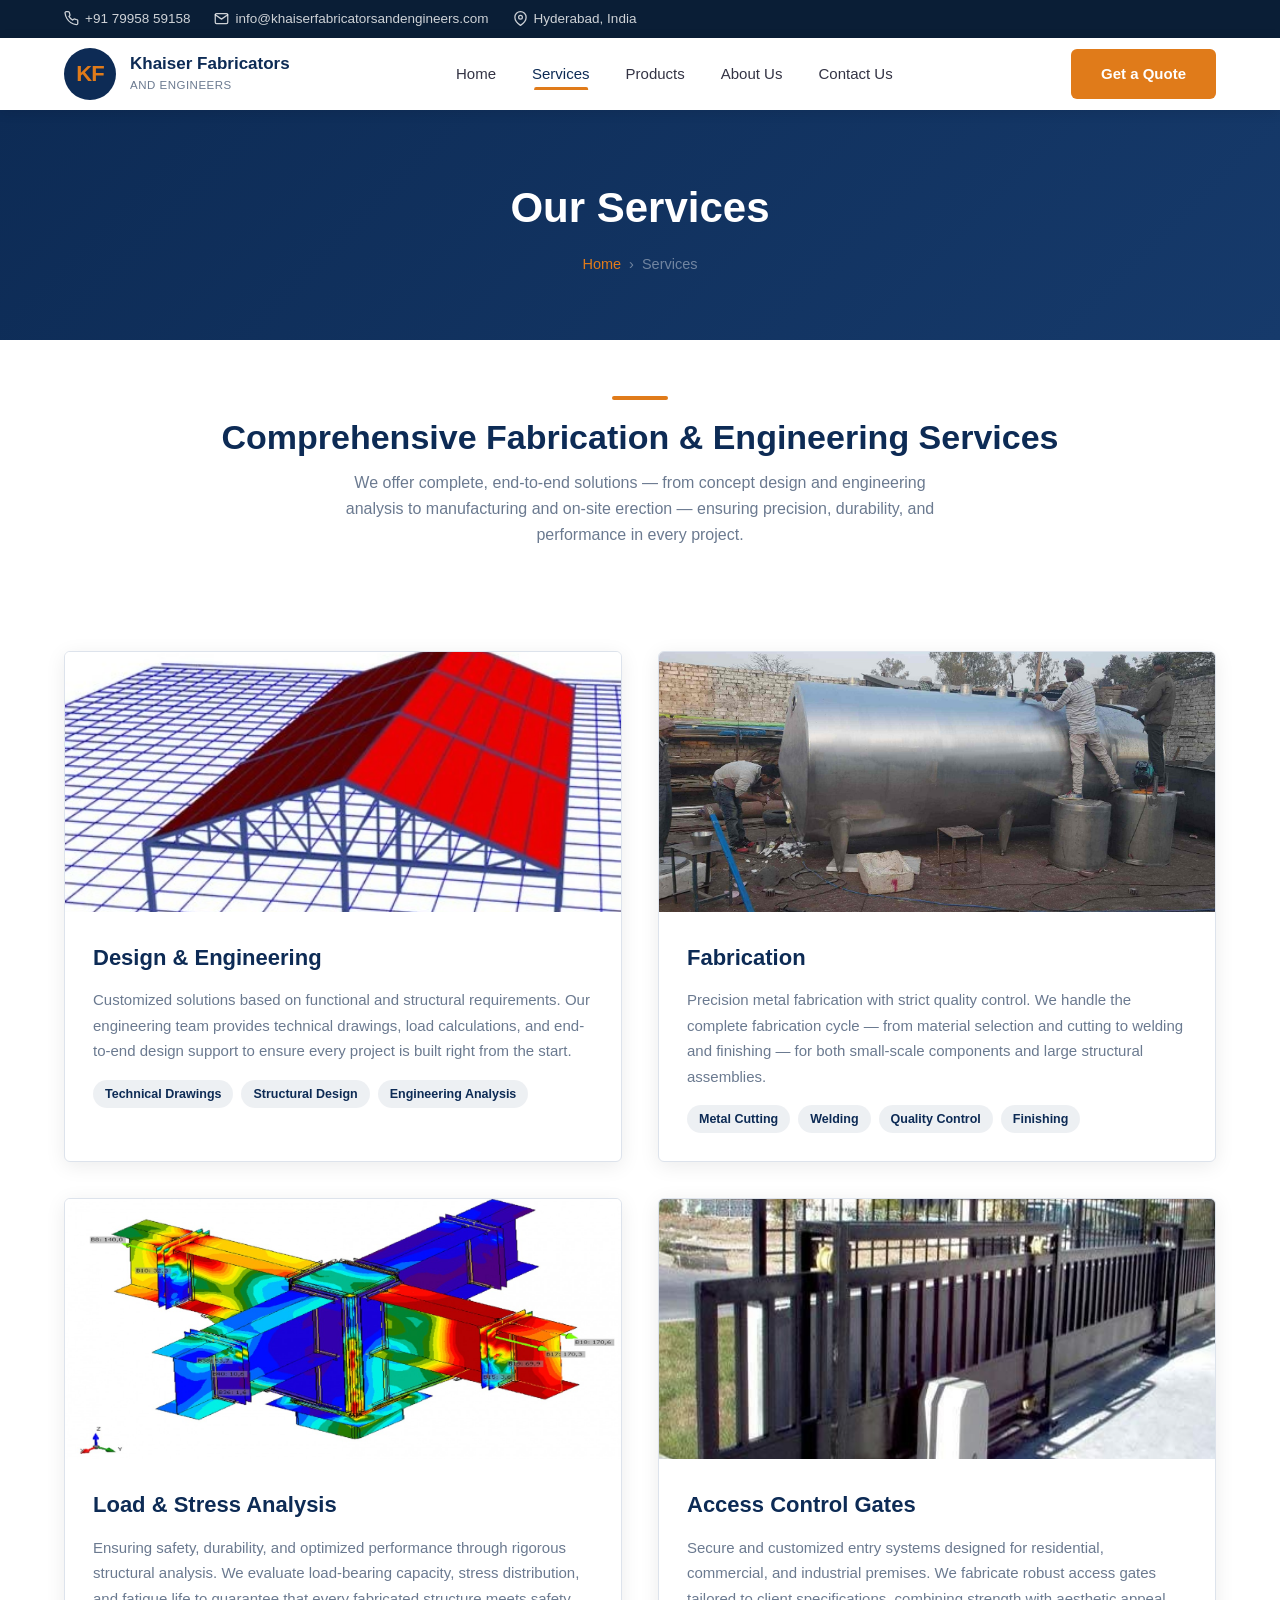
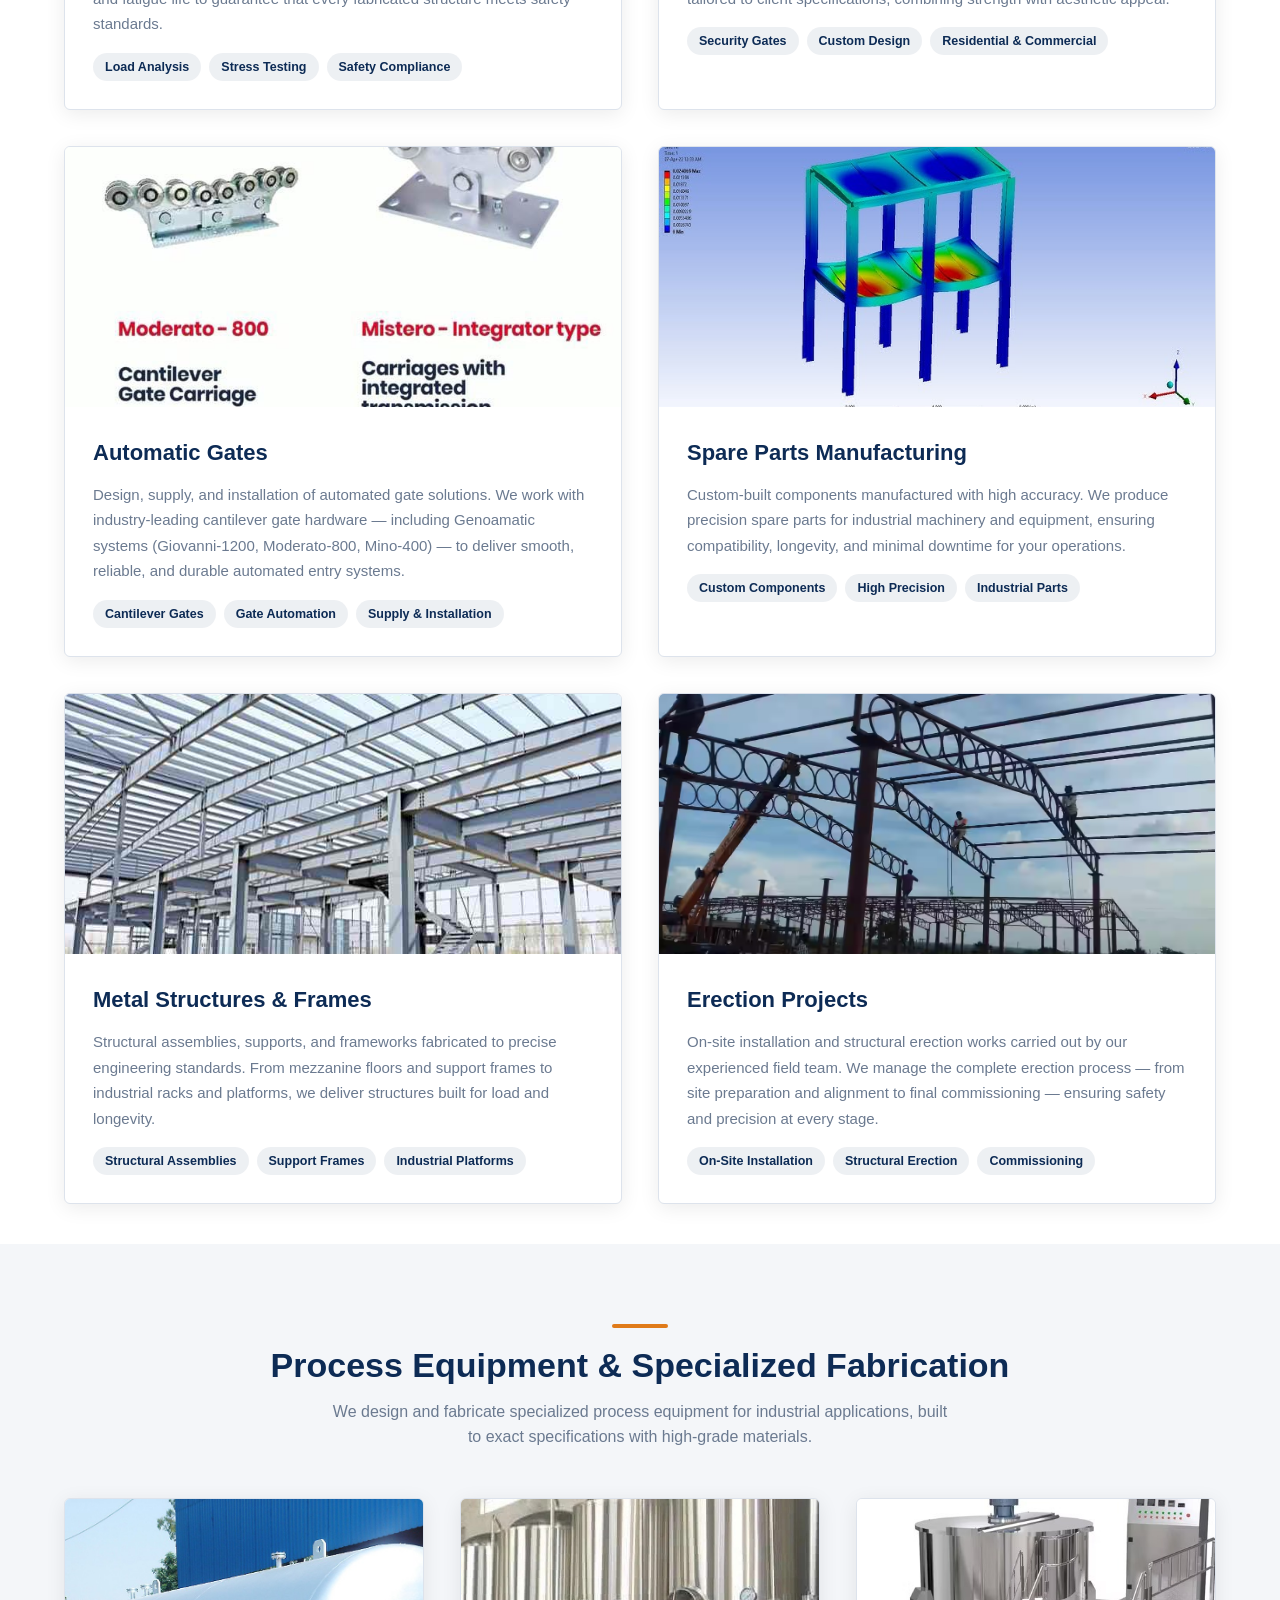
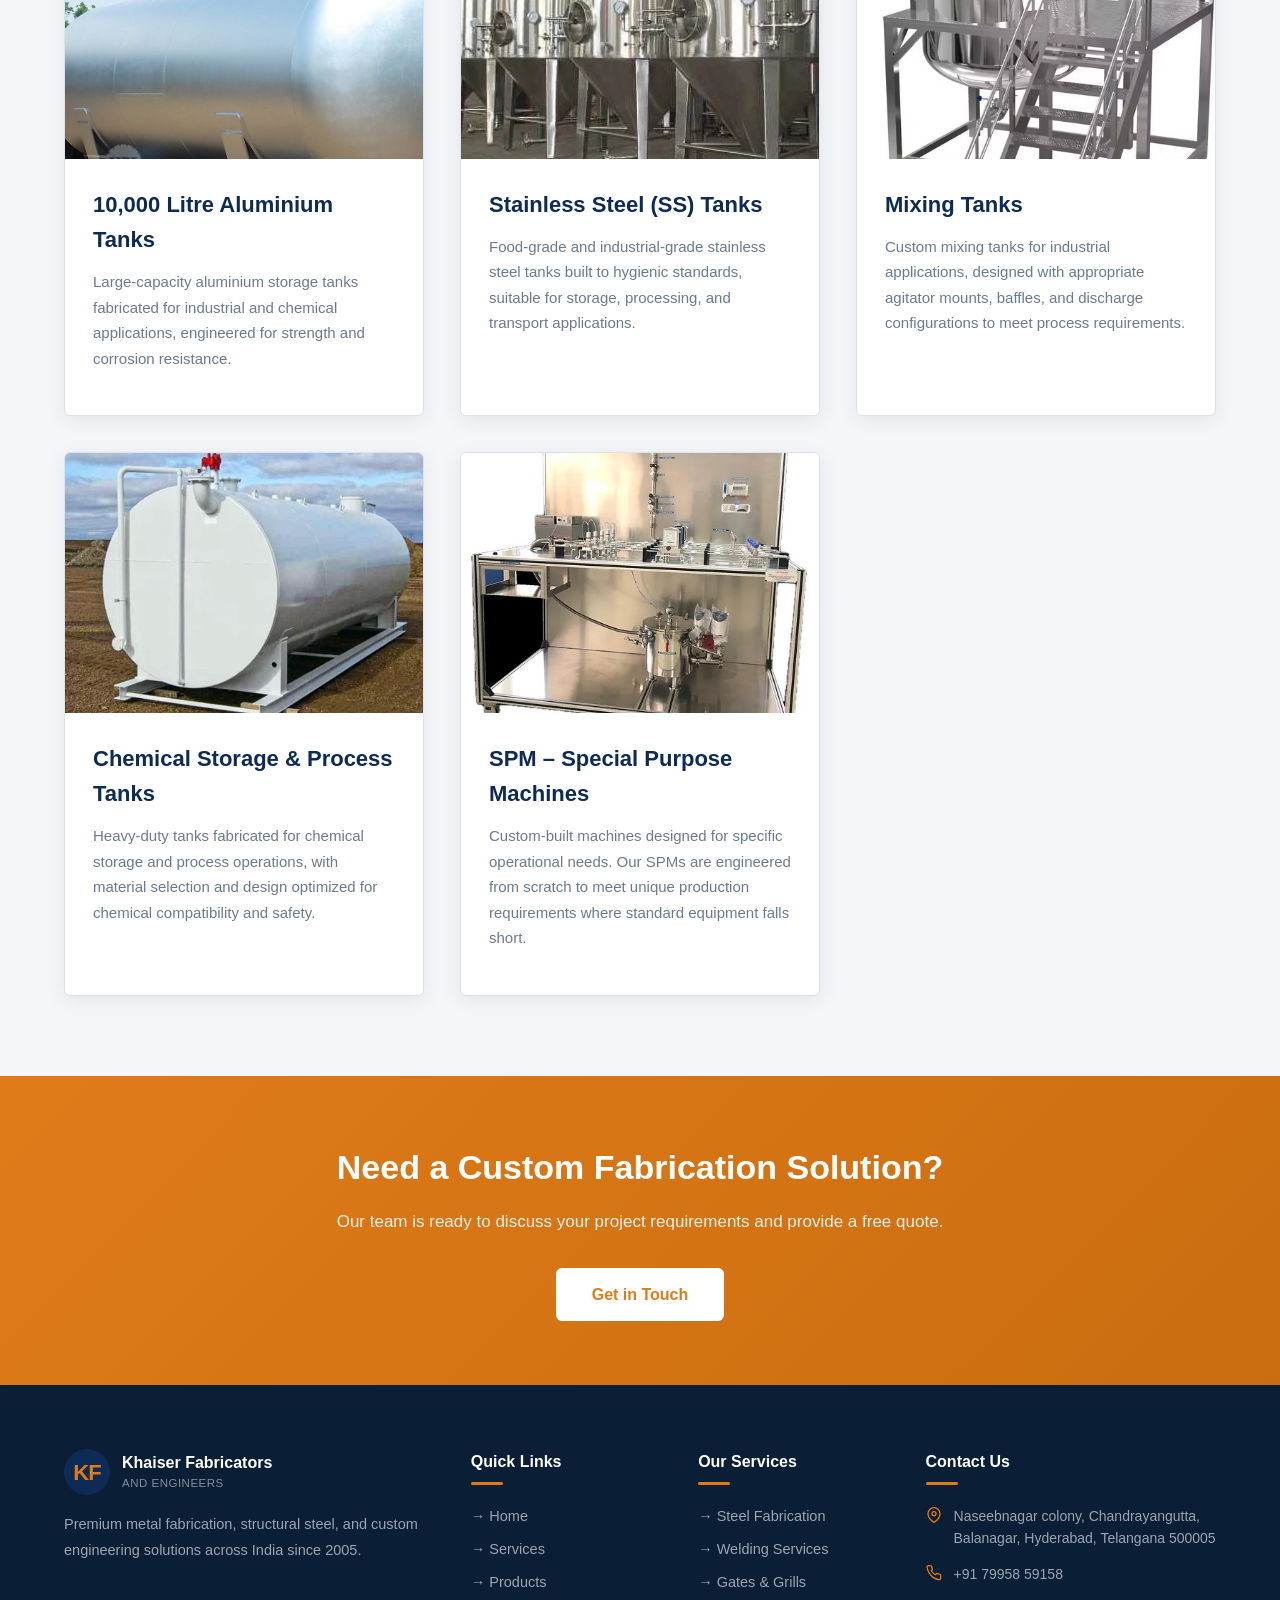
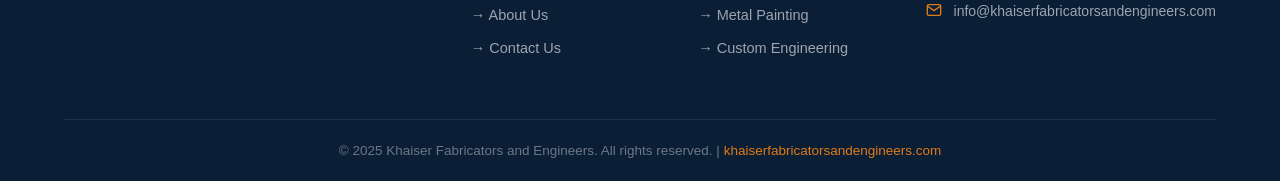
<file: services.html>
<!DOCTYPE html>
<html lang="en">
<head>
  <meta charset="UTF-8" />
  <meta name="viewport" content="width=device-width, initial-scale=1.0" />
  <title>Services | Khaiser Fabricators and Engineers</title>
  <meta name="description" content="Explore the full range of fabrication and engineering services offered by Khaiser Fabricators and Engineers — steel structures, welding, gates, painting, and more." />
  <link rel="stylesheet" href="css/style.css" />
</head>
<body>

<!-- ===== TOP BAR ===== -->
<div class="top-bar">
  <div class="container">
    <div class="top-bar-contact">
      <a href="tel:+917995859158">
        <svg width="15" height="15" viewBox="0 0 24 24" fill="none" stroke="currentColor" stroke-width="2" stroke-linecap="round" stroke-linejoin="round"><path d="M22 16.92v3a2 2 0 0 1-2.18 2 19.79 19.79 0 0 1-8.63-3.07A19.5 19.5 0 0 1 4.69 12 19.79 19.79 0 0 1 1.71 3.35 2 2 0 0 1 3.68 1h3a2 2 0 0 1 2 1.72c.127.96.361 1.903.7 2.81a2 2 0 0 1-.45 2.11L7.91 8.65a16 16 0 0 0 6 6l1.27-1.27a2 2 0 0 1 2.11-.45c.907.339 1.85.573 2.81.7A2 2 0 0 1 22 15.92z"/></svg>
        +91 79958 59158
      </a>
      <a href="mailto:info@khaiserfabricatorsandengineers.com">
        <svg width="15" height="15" viewBox="0 0 24 24" fill="none" stroke="currentColor" stroke-width="2" stroke-linecap="round" stroke-linejoin="round"><path d="M4 4h16c1.1 0 2 .9 2 2v12c0 1.1-.9 2-2 2H4c-1.1 0-2-.9-2-2V6c0-1.1.9-2 2-2z"/><polyline points="22,6 12,13 2,6"/></svg>
        info@khaiserfabricatorsandengineers.com
      </a>
      <a href="#">
        <svg width="15" height="15" viewBox="0 0 24 24" fill="none" stroke="currentColor" stroke-width="2" stroke-linecap="round" stroke-linejoin="round"><path d="M21 10c0 7-9 13-9 13s-9-6-9-13a9 9 0 0 1 18 0z"/><circle cx="12" cy="10" r="3"/></svg>
        Hyderabad, India
      </a>
    </div>
    <div class="top-bar-social">
    </div>
  </div>
</div>

<!-- ===== HEADER ===== -->
<header>
  <nav class="navbar">
    <div class="container">
      <div class="nav-inner">
        <a href="index.html" class="logo">
          <div class="logo-icon"><span>KF</span></div>
          <div class="logo-text">
            <strong>Khaiser Fabricators</strong>
            <small>and Engineers</small>
          </div>
        </a>
        <ul class="nav-links">
          <li><a href="index.html">Home</a></li>
          <li><a href="services.html" class="active">Services</a></li>
          <li><a href="products.html">Products</a></li>
          <li><a href="about.html">About Us</a></li>
          <li><a href="contact.html">Contact Us</a></li>
        </ul>
        <div class="nav-cta">
          <a href="tel:+917995859158" class="btn btn-primary">Get a Quote</a>
        </div>
        <button class="hamburger" aria-label="Toggle menu"><span></span><span></span><span></span></button>
      </div>
    </div>
  </nav>
</header>

<!-- ===== PAGE BANNER ===== -->
<section class="page-banner">
  <div class="container">
    <h1>Our Services</h1>
    <div class="breadcrumb">
      <a href="index.html">Home</a>
      <span>›</span>
      <span>Services</span>
    </div>
  </div>
</section>

<!-- ===== INTRO ===== -->
<section class="section-pad-sm">
  <div class="container">
    <div class="section-header centered">
      <div class="accent-bar"></div>
      <h2 class="section-title">Comprehensive Fabrication &amp; Engineering Services</h2>
      <p class="section-subtitle">We offer complete, end-to-end solutions — from concept design and engineering analysis to manufacturing and on-site erection — ensuring precision, durability, and performance in every project.</p>
    </div>
  </div>
</section>

<!-- ===== SERVICES GRID ===== -->
<section style="padding-bottom: 40px;">
  <div class="container">
    <div class="services-full-grid">

      <!-- Service 1 -->
      <div class="service-full-card">
        <div class="service-full-card-img">
          <img src="images/cad-model-steel-shed.jpeg" alt="CAD Design of Steel Shed Structure" style="width:100%;height:100%;object-fit:cover;" />
        </div>
        <div class="service-full-card-body">
          <h3>Design &amp; Engineering</h3>
          <p>Customized solutions based on functional and structural requirements. Our engineering team provides technical drawings, load calculations, and end-to-end design support to ensure every project is built right from the start.</p>
          <div class="service-tags">
            <span class="tag">Technical Drawings</span>
            <span class="tag">Structural Design</span>
            <span class="tag">Engineering Analysis</span>
          </div>
        </div>
      </div>

      <!-- Service 2 -->
      <div class="service-full-card">
        <div class="service-full-card-img">
          <img src="images/ss-tank-large-outdoor-fabrication.jpeg" alt="Large Stainless Steel Tank Fabrication" style="width:100%;height:100%;object-fit:cover;" />
        </div>
        <div class="service-full-card-body">
          <h3>Fabrication</h3>
          <p>Precision metal fabrication with strict quality control. We handle the complete fabrication cycle — from material selection and cutting to welding and finishing — for both small-scale components and large structural assemblies.</p>
          <div class="service-tags">
            <span class="tag">Metal Cutting</span>
            <span class="tag">Welding</span>
            <span class="tag">Quality Control</span>
            <span class="tag">Finishing</span>
          </div>
        </div>
      </div>

      <!-- Service 3 -->
      <div class="service-full-card">
        <div class="service-full-card-img">
          <img src="images/fea-steel-joint-stress-analysis.jpeg" alt="FEA Stress Analysis of Steel Joint" style="width:100%;height:100%;object-fit:cover;" />
        </div>
        <div class="service-full-card-body">
          <h3>Load &amp; Stress Analysis</h3>
          <p>Ensuring safety, durability, and optimized performance through rigorous structural analysis. We evaluate load-bearing capacity, stress distribution, and fatigue life to guarantee that every fabricated structure meets safety standards.</p>
          <div class="service-tags">
            <span class="tag">Load Analysis</span>
            <span class="tag">Stress Testing</span>
            <span class="tag">Safety Compliance</span>
          </div>
        </div>
      </div>

      <!-- Service 4 -->
      <div class="service-full-card">
        <div class="service-full-card-img">
          <img src="images/automatic-sliding-gate-with-motor.jpeg" alt="Automatic Sliding Gate with Motor" style="width:100%;height:100%;object-fit:cover;" />
        </div>
        <div class="service-full-card-body">
          <h3>Access Control Gates</h3>
          <p>Secure and customized entry systems designed for residential, commercial, and industrial premises. We fabricate robust access gates tailored to client specifications, combining strength with aesthetic appeal.</p>
          <div class="service-tags">
            <span class="tag">Security Gates</span>
            <span class="tag">Custom Design</span>
            <span class="tag">Residential &amp; Commercial</span>
          </div>
        </div>
      </div>

      <!-- Service 5 -->
      <div class="service-full-card">
        <div class="service-full-card-img">
          <img src="images/cantilever-gate-hardware.jpg" alt="Automatic Gate Hardware" style="width:100%;height:100%;object-fit:cover;" />
        </div>
        <div class="service-full-card-body">
          <h3>Automatic Gates</h3>
          <p>Design, supply, and installation of automated gate solutions. We work with industry-leading cantilever gate hardware — including Genoamatic systems (Giovanni-1200, Moderato-800, Mino-400) — to deliver smooth, reliable, and durable automated entry systems.</p>
          <div class="service-tags">
            <span class="tag">Cantilever Gates</span>
            <span class="tag">Gate Automation</span>
            <span class="tag">Supply &amp; Installation</span>
          </div>
        </div>
      </div>

      <!-- Service 6 -->
      <div class="service-full-card">
        <div class="service-full-card-img">
          <img src="images/ansys-stress-analysis-rack.jpeg" alt="ANSYS Structural Analysis of Custom Component" style="width:100%;height:100%;object-fit:cover;" />
        </div>
        <div class="service-full-card-body">
          <h3>Spare Parts Manufacturing</h3>
          <p>Custom-built components manufactured with high accuracy. We produce precision spare parts for industrial machinery and equipment, ensuring compatibility, longevity, and minimal downtime for your operations.</p>
          <div class="service-tags">
            <span class="tag">Custom Components</span>
            <span class="tag">High Precision</span>
            <span class="tag">Industrial Parts</span>
          </div>
        </div>
      </div>

      <!-- Service 7 -->
      <div class="service-full-card">
        <div class="service-full-card-img">
          <img src="images/steel-industrial-structure-frame.jpeg" alt="Large Scale Steel Industrial Structure Frame" style="width:100%;height:100%;object-fit:cover;" />
        </div>
        <div class="service-full-card-body">
          <h3>Metal Structures &amp; Frames</h3>
          <p>Structural assemblies, supports, and frameworks fabricated to precise engineering standards. From mezzanine floors and support frames to industrial racks and platforms, we deliver structures built for load and longevity.</p>
          <div class="service-tags">
            <span class="tag">Structural Assemblies</span>
            <span class="tag">Support Frames</span>
            <span class="tag">Industrial Platforms</span>
          </div>
        </div>
      </div>

      <!-- Service 8 -->
      <div class="service-full-card">
        <div class="service-full-card-img">
          <img src="images/steel-truss-erection-workers-crane.jpeg" alt="Steel Truss Erection with Crane and Workers" style="width:100%;height:100%;object-fit:cover;" />
        </div>
        <div class="service-full-card-body">
          <h3>Erection Projects</h3>
          <p>On-site installation and structural erection works carried out by our experienced field team. We manage the complete erection process — from site preparation and alignment to final commissioning — ensuring safety and precision at every stage.</p>
          <div class="service-tags">
            <span class="tag">On-Site Installation</span>
            <span class="tag">Structural Erection</span>
            <span class="tag">Commissioning</span>
          </div>
        </div>
      </div>

    </div>
  </div>
</section>

<!-- ===== PROCESS EQUIPMENT ===== -->
<section class="section-pad" style="background: var(--light-bg);">
  <div class="container">
    <div class="section-header centered">
      <div class="accent-bar"></div>
      <h2 class="section-title">Process Equipment &amp; Specialized Fabrication</h2>
      <p class="section-subtitle">We design and fabricate specialized process equipment for industrial applications, built to exact specifications with high-grade materials.</p>
    </div>
    <div class="services-full-grid" style="grid-template-columns: repeat(3, 1fr);">
      <div class="service-full-card">
        <div class="service-full-card-img">
          <img src="images/aluminium-storage-tank-horizontal.jpeg" alt="10,000 Litre Aluminium Storage Tank" style="width:100%;height:100%;object-fit:cover;" />
        </div>
        <div class="service-full-card-body">
          <h3>10,000 Litre Aluminium Tanks</h3>
          <p>Large-capacity aluminium storage tanks fabricated for industrial and chemical applications, engineered for strength and corrosion resistance.</p>
        </div>
      </div>
      <div class="service-full-card">
        <div class="service-full-card-img">
          <img src="images/ss-tanks-conical-bottom-row.jpeg" alt="Stainless Steel Tanks with Conical Bottom" style="width:100%;height:100%;object-fit:cover;" />
        </div>
        <div class="service-full-card-body">
          <h3>Stainless Steel (SS) Tanks</h3>
          <p>Food-grade and industrial-grade stainless steel tanks built to hygienic standards, suitable for storage, processing, and transport applications.</p>
        </div>
      </div>
      <div class="service-full-card">
        <div class="service-full-card-img">
          <img src="images/ss-mixing-tank-with-motor.jpeg" alt="Stainless Steel Mixing Tank with Agitator Motor" style="width:100%;height:100%;object-fit:cover;" />
        </div>
        <div class="service-full-card-body">
          <h3>Mixing Tanks</h3>
          <p>Custom mixing tanks for industrial applications, designed with appropriate agitator mounts, baffles, and discharge configurations to meet process requirements.</p>
        </div>
      </div>
      <div class="service-full-card">
        <div class="service-full-card-img">
          <img src="images/chemical-storage-tank-horizontal.jpeg" alt="Chemical Storage and Process Tank" style="width:100%;height:100%;object-fit:cover;" />
        </div>
        <div class="service-full-card-body">
          <h3>Chemical Storage &amp; Process Tanks</h3>
          <p>Heavy-duty tanks fabricated for chemical storage and process operations, with material selection and design optimized for chemical compatibility and safety.</p>
        </div>
      </div>
      <div class="service-full-card">
        <div class="service-full-card-img">
          <img src="images/spm-special-purpose-machine.jpeg" alt="Special Purpose Machine for Industrial Use" style="width:100%;height:100%;object-fit:cover;" />
        </div>
        <div class="service-full-card-body">
          <h3>SPM – Special Purpose Machines</h3>
          <p>Custom-built machines designed for specific operational needs. Our SPMs are engineered from scratch to meet unique production requirements where standard equipment falls short.</p>
        </div>
      </div>
    </div>
  </div>
</section>

<!-- ===== CTA BANNER ===== -->
<section class="cta-banner">
  <div class="container">
    <h2>Need a Custom Fabrication Solution?</h2>
    <p>Our team is ready to discuss your project requirements and provide a free quote.</p>
    <a href="contact.html" class="btn">Get in Touch</a>
  </div>
</section>

<!-- ===== FOOTER ===== -->
<footer>
  <div class="container">
    <div class="footer-grid">
      <div class="footer-col footer-about">
        <div class="footer-logo">
          <div class="logo-icon"><span>KF</span></div>
          <div class="logo-text">
            <strong>Khaiser Fabricators</strong>
            <small>and Engineers</small>
          </div>
        </div>
        <p>Premium metal fabrication, structural steel, and custom engineering solutions across India since 2005.</p>
        <div class="social-links">
        </div>
      </div>
      <div class="footer-col">
        <h4>Quick Links</h4>
        <ul class="footer-links">
          <li><a href="index.html">→ Home</a></li>
          <li><a href="services.html">→ Services</a></li>
          <li><a href="products.html">→ Products</a></li>
          <li><a href="about.html">→ About Us</a></li>
          <li><a href="contact.html">→ Contact Us</a></li>
        </ul>
      </div>
      <div class="footer-col">
        <h4>Our Services</h4>
        <ul class="footer-links">
          <li><a href="services.html">→ Steel Fabrication</a></li>
          <li><a href="services.html">→ Welding Services</a></li>
          <li><a href="services.html">→ Gates &amp; Grills</a></li>
          <li><a href="services.html">→ Metal Painting</a></li>
          <li><a href="services.html">→ Custom Engineering</a></li>
        </ul>
      </div>
      <div class="footer-col">
        <h4>Contact Us</h4>
        <ul class="contact-list">
          <li><svg width="16" height="16" viewBox="0 0 24 24" fill="none" stroke="currentColor" stroke-width="2"><path d="M21 10c0 7-9 13-9 13s-9-6-9-13a9 9 0 0 1 18 0z"/><circle cx="12" cy="10" r="3"/></svg><span>Naseebnagar colony, Chandrayangutta, Balanagar, Hyderabad, Telangana 500005</span></li>
          <li><svg width="16" height="16" viewBox="0 0 24 24" fill="none" stroke="currentColor" stroke-width="2"><path d="M22 16.92v3a2 2 0 0 1-2.18 2 19.79 19.79 0 0 1-8.63-3.07A19.5 19.5 0 0 1 4.69 12 19.79 19.79 0 0 1 1.71 3.35 2 2 0 0 1 3.68 1h3a2 2 0 0 1 2 1.72c.127.96.361 1.903.7 2.81a2 2 0 0 1-.45 2.11L7.91 8.65a16 16 0 0 0 6 6l1.27-1.27a2 2 0 0 1 2.11-.45c.907.339 1.85.573 2.81.7A2 2 0 0 1 22 15.92z"/></svg><span>+91 79958 59158</span></li>
          <li><svg width="16" height="16" viewBox="0 0 24 24" fill="none" stroke="currentColor" stroke-width="2"><path d="M4 4h16c1.1 0 2 .9 2 2v12c0 1.1-.9 2-2 2H4c-1.1 0-2-.9-2-2V6c0-1.1.9-2 2-2z"/><polyline points="22,6 12,13 2,6"/></svg><span>info@khaiserfabricatorsandengineers.com</span></li>
        </ul>
      </div>
    </div>
    <div class="footer-bottom">
      <p>&copy; 2025 Khaiser Fabricators and Engineers. All rights reserved. | <a href="contact.html">khaiserfabricatorsandengineers.com</a></p>
    </div>
  </div>
</footer>

<script src="js/main.js"></script>
</body>
</html>
</file>
<file: css/style.css>
/* ============================================================
   Khaiser Fabricators and Engineers — Main Stylesheet
   ============================================================ */

/* ---------- Reset & Base ---------- */
*, *::before, *::after { box-sizing: border-box; margin: 0; padding: 0; }

html { scroll-behavior: smooth; }

body {
  font-family: 'Segoe UI', Arial, sans-serif;
  font-size: 16px;
  color: #333;
  background: #fff;
  line-height: 1.6;
}

img { max-width: 100%; display: block; }

a { text-decoration: none; color: inherit; }

ul { list-style: none; }

/* ---------- Variables ---------- */
:root {
  --primary:   #0d2b55;   /* deep navy */
  --accent:    #e07b1a;   /* industrial orange */
  --light-bg:  #f4f6f9;
  --dark-bg:   #0a1e36;
  --border:    #dde3ec;
  --text-muted:#6b7a90;
  --white:     #ffffff;
  --radius:    6px;
  --shadow:    0 4px 20px rgba(0,0,0,0.08);
  --transition:0.3s ease;
}

/* ---------- Utility ---------- */
.container { max-width: 1200px; margin: 0 auto; padding: 0 24px; }
.section-pad { padding: 80px 0; }
.section-pad-sm { padding: 56px 0; }

.btn {
  display: inline-block;
  padding: 13px 30px;
  border-radius: var(--radius);
  font-weight: 600;
  font-size: 15px;
  cursor: pointer;
  transition: background var(--transition), transform var(--transition);
  border: none;
}
.btn:hover { transform: translateY(-2px); }

.btn-primary { background: var(--accent); color: var(--white); }
.btn-primary:hover { background: #c96d10; }

.btn-outline {
  background: transparent;
  color: var(--white);
  border: 2px solid var(--white);
}
.btn-outline:hover { background: var(--white); color: var(--primary); }

.btn-dark { background: var(--primary); color: var(--white); }
.btn-dark:hover { background: #0a2040; }

.section-title {
  font-size: 34px;
  font-weight: 700;
  color: var(--primary);
  margin-bottom: 12px;
  line-height: 1.25;
}

.section-subtitle {
  font-size: 16px;
  color: var(--text-muted);
  max-width: 620px;
}

.section-header { margin-bottom: 48px; }
.section-header.centered { text-align: center; }
.section-header.centered .section-subtitle { margin: 0 auto; }

.accent-bar {
  width: 56px;
  height: 4px;
  background: var(--accent);
  border-radius: 2px;
  margin-bottom: 16px;
}
.centered .accent-bar { margin: 0 auto 16px; }

/* ---------- Image Placeholder ---------- */
.img-placeholder {
  background: #d8dde6;
  display: flex;
  flex-direction: column;
  align-items: center;
  justify-content: center;
  color: #7a8ba0;
  font-size: 14px;
  font-weight: 500;
  gap: 10px;
  border-radius: var(--radius);
  overflow: hidden;
}

.img-placeholder svg {
  opacity: 0.5;
}

/* ---------- Top Bar ---------- */
.top-bar {
  background: var(--dark-bg);
  color: rgba(255,255,255,0.8);
  font-size: 13.5px;
  padding: 8px 0;
}

.top-bar .container {
  display: flex;
  justify-content: space-between;
  align-items: center;
  flex-wrap: wrap;
  gap: 8px;
}

.top-bar-contact { display: flex; gap: 24px; flex-wrap: wrap; }

.top-bar-contact a {
  color: rgba(255,255,255,0.8);
  display: flex;
  align-items: center;
  gap: 6px;
  transition: color var(--transition);
}
.top-bar-contact a:hover { color: var(--accent); }

.top-bar-social { display: flex; gap: 14px; }
.top-bar-social a {
  color: rgba(255,255,255,0.7);
  transition: color var(--transition);
}
.top-bar-social a:hover { color: var(--accent); }

/* ---------- Header / Nav ---------- */
header {
  position: sticky;
  top: 0;
  z-index: 1000;
  background: var(--white);
  box-shadow: 0 2px 12px rgba(0,0,0,0.10);
}

.navbar { padding: 0; }

.nav-inner {
  display: flex;
  align-items: center;
  justify-content: space-between;
  height: 72px;
}

/* Logo */
.logo { display: flex; align-items: center; gap: 14px; }

.logo-icon {
  width: 52px;
  height: 52px;
  background: var(--primary);
  border-radius: 50%;
  display: flex;
  align-items: center;
  justify-content: center;
  flex-shrink: 0;
}

.logo-icon span {
  color: var(--accent);
  font-size: 22px;
  font-weight: 800;
  letter-spacing: -1px;
}

.logo-text { line-height: 1.2; }
.logo-text strong {
  display: block;
  font-size: 17px;
  font-weight: 700;
  color: var(--primary);
}
.logo-text small {
  font-size: 11.5px;
  color: var(--text-muted);
  letter-spacing: 0.5px;
  text-transform: uppercase;
}

/* Nav links */
.nav-links {
  display: flex;
  align-items: center;
  gap: 4px;
}

.nav-links a {
  padding: 8px 16px;
  font-size: 15px;
  font-weight: 500;
  color: #334;
  border-radius: var(--radius);
  transition: color var(--transition), background var(--transition);
  position: relative;
}

.nav-links a::after {
  content: '';
  position: absolute;
  bottom: 0;
  left: 50%;
  transform: translateX(-50%);
  width: 0;
  height: 3px;
  background: var(--accent);
  border-radius: 2px 2px 0 0;
  transition: width var(--transition);
}

.nav-links a:hover,
.nav-links a.active { color: var(--primary); }

.nav-links a:hover::after,
.nav-links a.active::after { width: 60%; }

.nav-cta { margin-left: 12px; }

/* Hamburger */
.hamburger {
  display: none;
  flex-direction: column;
  gap: 5px;
  background: none;
  border: none;
  cursor: pointer;
  padding: 6px;
}
.hamburger span {
  display: block;
  width: 26px;
  height: 3px;
  background: var(--primary);
  border-radius: 2px;
  transition: all 0.3s;
}
.hamburger.open span:nth-child(1) { transform: rotate(45deg) translate(5px, 6px); }
.hamburger.open span:nth-child(2) { opacity: 0; }
.hamburger.open span:nth-child(3) { transform: rotate(-45deg) translate(5px, -6px); }

/* ---------- Hero ---------- */
.hero {
  background: linear-gradient(135deg, var(--primary) 0%, #163a6b 60%, #1c4f8a 100%);
  color: var(--white);
  padding: 100px 0;
  position: relative;
  overflow: hidden;
}

.hero::before {
  content: '';
  position: absolute;
  inset: 0;
  background: url("data:image/svg+xml,%3Csvg width='60' height='60' viewBox='0 0 60 60' xmlns='http://www.w3.org/2000/svg'%3E%3Cg fill='none' fill-rule='evenodd'%3E%3Cg fill='%23ffffff' fill-opacity='0.03'%3E%3Cpath d='M36 34v-4h-2v4h-4v2h4v4h2v-4h4v-2h-4zm0-30V0h-2v4h-4v2h4v4h2V6h4V4h-4zM6 34v-4H4v4H0v2h4v4h2v-4h4v-2H6zM6 4V0H4v4H0v2h4v4h2V6h4V4H6z'/%3E%3C/g%3E%3C/g%3E%3C/svg%3E");
}

.hero .container { position: relative; }

.hero-grid {
  display: grid;
  grid-template-columns: 1fr 1fr;
  gap: 60px;
  align-items: center;
}

.hero-tag {
  display: inline-block;
  background: rgba(224,123,26,0.2);
  color: var(--accent);
  font-size: 13px;
  font-weight: 600;
  letter-spacing: 1px;
  text-transform: uppercase;
  padding: 6px 16px;
  border-radius: 100px;
  margin-bottom: 20px;
  border: 1px solid rgba(224,123,26,0.4);
}

.hero h1 {
  font-size: 48px;
  font-weight: 800;
  line-height: 1.15;
  margin-bottom: 20px;
}

.hero h1 span { color: var(--accent); }

.hero p {
  font-size: 17px;
  color: rgba(255,255,255,0.78);
  margin-bottom: 36px;
  max-width: 480px;
}

.hero-buttons { display: flex; gap: 14px; flex-wrap: wrap; }

.hero-image {
  width: 100%;
  height: 400px;
}

.hero-stats {
  display: grid;
  grid-template-columns: repeat(3, 1fr);
  gap: 1px;
  background: rgba(255,255,255,0.1);
  border-top: 1px solid rgba(255,255,255,0.1);
  margin-top: 60px;
}

.stat-item {
  background: rgba(255,255,255,0.04);
  padding: 28px 24px;
  text-align: center;
}

.stat-item:hover { background: rgba(255,255,255,0.08); }

.stat-number {
  font-size: 38px;
  font-weight: 800;
  color: var(--accent);
  line-height: 1;
  margin-bottom: 6px;
}

.stat-label {
  font-size: 14px;
  color: rgba(255,255,255,0.7);
}

/* ---------- Why Choose Us (Home) ---------- */
.features-grid {
  display: grid;
  grid-template-columns: repeat(3, 1fr);
  gap: 28px;
}

.feature-card {
  background: var(--white);
  border: 1px solid var(--border);
  border-radius: var(--radius);
  padding: 32px 28px;
  transition: box-shadow var(--transition), transform var(--transition);
}

.feature-card:hover {
  box-shadow: var(--shadow);
  transform: translateY(-4px);
}

.feature-icon {
  width: 56px;
  height: 56px;
  background: rgba(13,43,85,0.08);
  border-radius: 50%;
  display: flex;
  align-items: center;
  justify-content: center;
  margin-bottom: 18px;
}

.feature-icon svg { color: var(--primary); }

.feature-card h3 {
  font-size: 18px;
  font-weight: 700;
  color: var(--primary);
  margin-bottom: 10px;
}

.feature-card p { color: var(--text-muted); font-size: 14.5px; }

/* ---------- Services Preview ---------- */
.services-grid {
  display: grid;
  grid-template-columns: repeat(3, 1fr);
  gap: 28px;
}

.service-card {
  background: var(--white);
  border-radius: var(--radius);
  overflow: hidden;
  box-shadow: var(--shadow);
  transition: transform var(--transition);
}

.service-card:hover { transform: translateY(-6px); }

.service-card-img { width: 100%; height: 220px; }

.service-card-body { padding: 24px; }

.service-card-body h3 {
  font-size: 19px;
  font-weight: 700;
  color: var(--primary);
  margin-bottom: 10px;
}

.service-card-body p {
  font-size: 14.5px;
  color: var(--text-muted);
  margin-bottom: 18px;
}

.read-more {
  color: var(--accent);
  font-weight: 600;
  font-size: 14px;
  display: inline-flex;
  align-items: center;
  gap: 6px;
  transition: gap var(--transition);
}
.read-more:hover { gap: 10px; }

/* ---------- Products Preview ---------- */
.products-grid {
  display: grid;
  grid-template-columns: repeat(4, 1fr);
  gap: 24px;
}

.product-card {
  background: var(--white);
  border-radius: var(--radius);
  overflow: hidden;
  box-shadow: var(--shadow);
  transition: transform var(--transition);
}

.product-card:hover { transform: translateY(-5px); }

.product-card-img { width: 100%; height: 190px; }

.product-card-body { padding: 16px 18px; }

.product-card-body h3 {
  font-size: 15px;
  font-weight: 600;
  color: var(--primary);
}

/* ---------- CTA Banner ---------- */
.cta-banner {
  background: linear-gradient(135deg, var(--accent), #c96d10);
  padding: 64px 0;
  text-align: center;
  color: var(--white);
}

.cta-banner h2 {
  font-size: 34px;
  font-weight: 800;
  margin-bottom: 14px;
}

.cta-banner p {
  font-size: 17px;
  opacity: 0.9;
  margin-bottom: 32px;
}

.cta-banner .btn {
  background: var(--white);
  color: var(--accent);
  font-size: 16px;
  padding: 14px 36px;
}

.cta-banner .btn:hover { background: var(--primary); color: var(--white); }

/* ---------- Testimonials ---------- */
.testimonials { background: var(--light-bg); }

.testimonials-grid {
  display: grid;
  grid-template-columns: repeat(3, 1fr);
  gap: 28px;
}

.testimonial-card {
  background: var(--white);
  border-radius: var(--radius);
  padding: 30px;
  box-shadow: var(--shadow);
  position: relative;
}

.testimonial-card::before {
  content: '"';
  position: absolute;
  top: 16px;
  right: 24px;
  font-size: 72px;
  color: var(--accent);
  opacity: 0.15;
  line-height: 1;
  font-family: Georgia, serif;
}

.stars { color: var(--accent); font-size: 18px; margin-bottom: 14px; }

.testimonial-card p {
  color: #555;
  font-size: 15px;
  line-height: 1.7;
  margin-bottom: 20px;
  font-style: italic;
}

.testimonial-author {
  display: flex;
  align-items: center;
  gap: 14px;
}

.author-avatar {
  width: 46px;
  height: 46px;
  border-radius: 50%;
  background: #d0d8e4;
  display: flex;
  align-items: center;
  justify-content: center;
  font-weight: 700;
  color: var(--primary);
  font-size: 18px;
  flex-shrink: 0;
}

.author-info strong { display: block; font-size: 15px; color: var(--primary); }
.author-info span { font-size: 13px; color: var(--text-muted); }

/* ---------- Footer ---------- */
footer {
  background: var(--dark-bg);
  color: rgba(255,255,255,0.75);
  padding: 64px 0 0;
}

.footer-grid {
  display: grid;
  grid-template-columns: 2fr 1fr 1fr 1.5fr;
  gap: 48px;
  padding-bottom: 48px;
  border-bottom: 1px solid rgba(255,255,255,0.08);
}

.footer-about p {
  font-size: 14.5px;
  line-height: 1.8;
  margin: 16px 0 20px;
  color: rgba(255,255,255,0.6);
}

.footer-logo { display: flex; align-items: center; gap: 12px; }
.footer-logo .logo-icon { width: 46px; height: 46px; }
.footer-logo .logo-text strong { color: var(--white); font-size: 16px; }
.footer-logo .logo-text small { color: rgba(255,255,255,0.5); }

.social-links { display: flex; gap: 12px; }

.social-links a {
  width: 36px;
  height: 36px;
  background: rgba(255,255,255,0.08);
  border-radius: 50%;
  display: flex;
  align-items: center;
  justify-content: center;
  color: rgba(255,255,255,0.7);
  transition: background var(--transition), color var(--transition);
}
.social-links a:hover { background: var(--accent); color: var(--white); }

.footer-col h4 {
  color: var(--white);
  font-size: 16px;
  font-weight: 600;
  margin-bottom: 20px;
  position: relative;
  padding-bottom: 10px;
}
.footer-col h4::after {
  content: '';
  position: absolute;
  bottom: 0;
  left: 0;
  width: 32px;
  height: 3px;
  background: var(--accent);
  border-radius: 2px;
}

.footer-links li { margin-bottom: 10px; }
.footer-links a {
  font-size: 14.5px;
  color: rgba(255,255,255,0.6);
  display: flex;
  align-items: center;
  gap: 8px;
  transition: color var(--transition), gap var(--transition);
}
.footer-links a:hover { color: var(--accent); gap: 12px; }

.contact-list li {
  display: flex;
  gap: 12px;
  margin-bottom: 14px;
  font-size: 14px;
  color: rgba(255,255,255,0.6);
  align-items: flex-start;
}

.contact-list li svg { flex-shrink: 0; margin-top: 2px; color: var(--accent); }

.footer-bottom {
  padding: 20px 0;
  text-align: center;
  font-size: 13.5px;
  color: rgba(255,255,255,0.4);
}

.footer-bottom a { color: var(--accent); }

/* ---------- Page Banner ---------- */
.page-banner {
  background: linear-gradient(135deg, var(--primary), #163a6b);
  padding: 64px 0;
  color: var(--white);
  text-align: center;
}

.page-banner h1 { font-size: 42px; font-weight: 800; margin-bottom: 12px; }

.breadcrumb {
  display: flex;
  justify-content: center;
  gap: 8px;
  font-size: 14.5px;
  color: rgba(255,255,255,0.6);
  align-items: center;
}
.breadcrumb a { color: var(--accent); }
.breadcrumb span { color: rgba(255,255,255,0.4); }

/* ---------- Services Page ---------- */
.services-full-grid {
  display: grid;
  grid-template-columns: repeat(2, 1fr);
  gap: 36px;
}

.service-full-card {
  background: var(--white);
  border: 1px solid var(--border);
  border-radius: var(--radius);
  overflow: hidden;
  box-shadow: var(--shadow);
  display: flex;
  flex-direction: column;
}

.service-full-card-img { width: 100%; height: 260px; }

.service-full-card-body { padding: 28px; flex: 1; }

.service-full-card-body h3 {
  font-size: 22px;
  font-weight: 700;
  color: var(--primary);
  margin-bottom: 12px;
}

.service-full-card-body p {
  color: var(--text-muted);
  font-size: 15px;
  line-height: 1.7;
  margin-bottom: 16px;
}

.service-tags { display: flex; flex-wrap: wrap; gap: 8px; margin-top: 16px; }

.tag {
  background: rgba(13,43,85,0.07);
  color: var(--primary);
  font-size: 12.5px;
  font-weight: 600;
  padding: 4px 12px;
  border-radius: 100px;
}

/* ---------- Products Page ---------- */
.products-full-grid {
  display: grid;
  grid-template-columns: repeat(3, 1fr);
  gap: 28px;
}

.product-full-card {
  background: var(--white);
  border-radius: var(--radius);
  overflow: hidden;
  box-shadow: var(--shadow);
  transition: transform var(--transition);
  border: 1px solid var(--border);
}

.product-full-card:hover { transform: translateY(-6px); }

.product-full-card-img { width: 100%; height: 230px; }

.product-full-card-body { padding: 22px; }

.product-full-card-body h3 {
  font-size: 17px;
  font-weight: 700;
  color: var(--primary);
  margin-bottom: 8px;
}

.product-full-card-body p {
  font-size: 14px;
  color: var(--text-muted);
  line-height: 1.6;
}

/* ---------- About Page ---------- */
.about-grid {
  display: grid;
  grid-template-columns: 1fr 1fr;
  gap: 64px;
  align-items: flex-start;
}

.about-img { width: 100%; }

.about-content .section-title { margin-bottom: 18px; }

.about-content p {
  color: #555;
  font-size: 15.5px;
  line-height: 1.8;
  margin-bottom: 16px;
}

.about-highlights { display: flex; flex-direction: column; gap: 14px; margin: 24px 0; }

.highlight-item {
  display: flex;
  align-items: flex-start;
  gap: 14px;
}

.highlight-dot {
  width: 10px;
  height: 10px;
  border-radius: 50%;
  background: var(--accent);
  margin-top: 6px;
  flex-shrink: 0;
}

.highlight-item p { color: #555; font-size: 15px; margin: 0; }

/* Values */
.values-grid {
  display: grid;
  grid-template-columns: repeat(4, 1fr);
  gap: 24px;
  margin-top: 48px;
}

.value-card {
  background: var(--white);
  border: 1px solid var(--border);
  border-radius: var(--radius);
  padding: 28px 22px;
  text-align: center;
  transition: box-shadow var(--transition);
}

.value-card:hover { box-shadow: var(--shadow); }

.value-icon {
  width: 60px;
  height: 60px;
  background: rgba(13,43,85,0.07);
  border-radius: 50%;
  display: flex;
  align-items: center;
  justify-content: center;
  margin: 0 auto 16px;
}

.value-card h3 {
  font-size: 17px;
  font-weight: 700;
  color: var(--primary);
  margin-bottom: 8px;
}

.value-card p { font-size: 14px; color: var(--text-muted); }

/* Team */
.team-grid {
  display: grid;
  grid-template-columns: repeat(4, 1fr);
  gap: 28px;
}

.team-card {
  background: var(--white);
  border-radius: var(--radius);
  overflow: hidden;
  box-shadow: var(--shadow);
  text-align: center;
}

.team-card-img { width: 100%; height: 240px; }

.team-card-body { padding: 20px; }

.team-card-body h3 {
  font-size: 17px;
  font-weight: 700;
  color: var(--primary);
  margin-bottom: 4px;
}

.team-card-body span { font-size: 13.5px; color: var(--accent); font-weight: 600; }

/* ---------- Contact Page ---------- */
.contact-grid {
  display: grid;
  grid-template-columns: 1fr 1.6fr;
  gap: 56px;
  align-items: start;
}

.contact-info-cards { display: flex; flex-direction: column; gap: 20px; }

.contact-info-card {
  background: var(--white);
  border: 1px solid var(--border);
  border-radius: var(--radius);
  padding: 24px;
  display: flex;
  gap: 18px;
  align-items: flex-start;
  box-shadow: var(--shadow);
}

.contact-icon {
  width: 50px;
  height: 50px;
  background: rgba(13,43,85,0.08);
  border-radius: 50%;
  display: flex;
  align-items: center;
  justify-content: center;
  flex-shrink: 0;
  color: var(--primary);
}

.contact-info-card h4 {
  font-size: 15px;
  font-weight: 700;
  color: var(--primary);
  margin-bottom: 4px;
}

.contact-info-card p {
  font-size: 14.5px;
  color: var(--text-muted);
  line-height: 1.6;
}

/* Form */
.contact-form-wrap {
  background: var(--white);
  border: 1px solid var(--border);
  border-radius: var(--radius);
  padding: 40px;
  box-shadow: var(--shadow);
}

.contact-form-wrap h3 {
  font-size: 24px;
  font-weight: 700;
  color: var(--primary);
  margin-bottom: 24px;
}

.form-row { display: grid; grid-template-columns: 1fr 1fr; gap: 20px; }

.form-group { margin-bottom: 20px; }

.form-group label {
  display: block;
  font-size: 14px;
  font-weight: 600;
  color: var(--primary);
  margin-bottom: 7px;
}

.form-group input,
.form-group select,
.form-group textarea {
  width: 100%;
  padding: 12px 16px;
  border: 1.5px solid var(--border);
  border-radius: var(--radius);
  font-size: 15px;
  font-family: inherit;
  color: #333;
  transition: border-color var(--transition), box-shadow var(--transition);
  background: #fafbfd;
  outline: none;
}

.form-group input:focus,
.form-group select:focus,
.form-group textarea:focus {
  border-color: var(--primary);
  box-shadow: 0 0 0 3px rgba(13,43,85,0.08);
  background: var(--white);
}

.form-group textarea { resize: vertical; min-height: 130px; }

.whatsapp-btn {
  display: flex;
  align-items: center;
  justify-content: center;
  gap: 10px;
  width: 100%;
  padding: 14px;
  background: #25d366;
  color: var(--white);
  border-radius: var(--radius);
  font-size: 15px;
  font-weight: 700;
  margin-top: 12px;
  transition: background var(--transition);
}
.whatsapp-btn:hover { background: #1da851; }

/* Map placeholder */
.map-placeholder {
  width: 100%;
  height: 380px;
  background: #d8dde6;
  border-radius: var(--radius);
  display: flex;
  flex-direction: column;
  align-items: center;
  justify-content: center;
  color: #7a8ba0;
  gap: 12px;
  margin-top: 60px;
}

/* ---------- Responsive ---------- */
@media (max-width: 1024px) {
  .footer-grid { grid-template-columns: 1fr 1fr; }
  .values-grid { grid-template-columns: repeat(2, 1fr); }
  .team-grid { grid-template-columns: repeat(2, 1fr); }
}

@media (max-width: 900px) {
  .hero-grid { grid-template-columns: 1fr; }
  .hero-image { height: 280px; }
  .hero h1 { font-size: 36px; }
  .features-grid { grid-template-columns: 1fr 1fr; }
  .services-grid { grid-template-columns: 1fr 1fr; }
  .products-grid { grid-template-columns: repeat(2, 1fr); }
  .services-full-grid { grid-template-columns: 1fr; }
  .products-full-grid { grid-template-columns: repeat(2, 1fr); }
  .about-grid { grid-template-columns: 1fr; }
  .contact-grid { grid-template-columns: 1fr; }
  .testimonials-grid { grid-template-columns: 1fr 1fr; }
  .hero-stats { grid-template-columns: repeat(3, 1fr); }
}

@media (max-width: 768px) {
  .section-pad { padding: 56px 0; }
  .section-title { font-size: 26px; }
  .hero h1 { font-size: 30px; }

  .nav-links, .nav-cta {
    display: none;
    flex-direction: column;
    position: absolute;
    top: 72px;
    left: 0;
    right: 0;
    background: var(--white);
    box-shadow: 0 8px 24px rgba(0,0,0,0.1);
    padding: 16px 24px 24px;
    gap: 4px;
  }

  .nav-links.open,
  .nav-cta.open {
    display: flex;
  }

  .nav-links a { padding: 10px 0; border-bottom: 1px solid var(--border); width: 100%; }
  .nav-links a::after { display: none; }
  .nav-cta { padding: 16px 24px; }
  .nav-cta .btn { width: 100%; text-align: center; }
  .hamburger { display: flex; }
  .navbar { position: relative; }

  .features-grid { grid-template-columns: 1fr; }
  .services-grid { grid-template-columns: 1fr; }
  .products-grid { grid-template-columns: repeat(2, 1fr); }
  .testimonials-grid { grid-template-columns: 1fr; }
  .footer-grid { grid-template-columns: 1fr; gap: 32px; }
  .hero-stats { grid-template-columns: 1fr; gap: 0; }
  .form-row { grid-template-columns: 1fr; }
  .products-full-grid { grid-template-columns: 1fr; }
  .team-grid { grid-template-columns: 1fr 1fr; }
  .values-grid { grid-template-columns: 1fr 1fr; }
  .page-banner h1 { font-size: 30px; }
}

@media (max-width: 480px) {
  .products-grid { grid-template-columns: 1fr; }
  .team-grid { grid-template-columns: 1fr; }
  .values-grid { grid-template-columns: 1fr; }
  .hero-buttons { flex-direction: column; }
  .hero-buttons .btn { text-align: center; }
  .top-bar .container { flex-direction: column; align-items: flex-start; }
}
</file>
